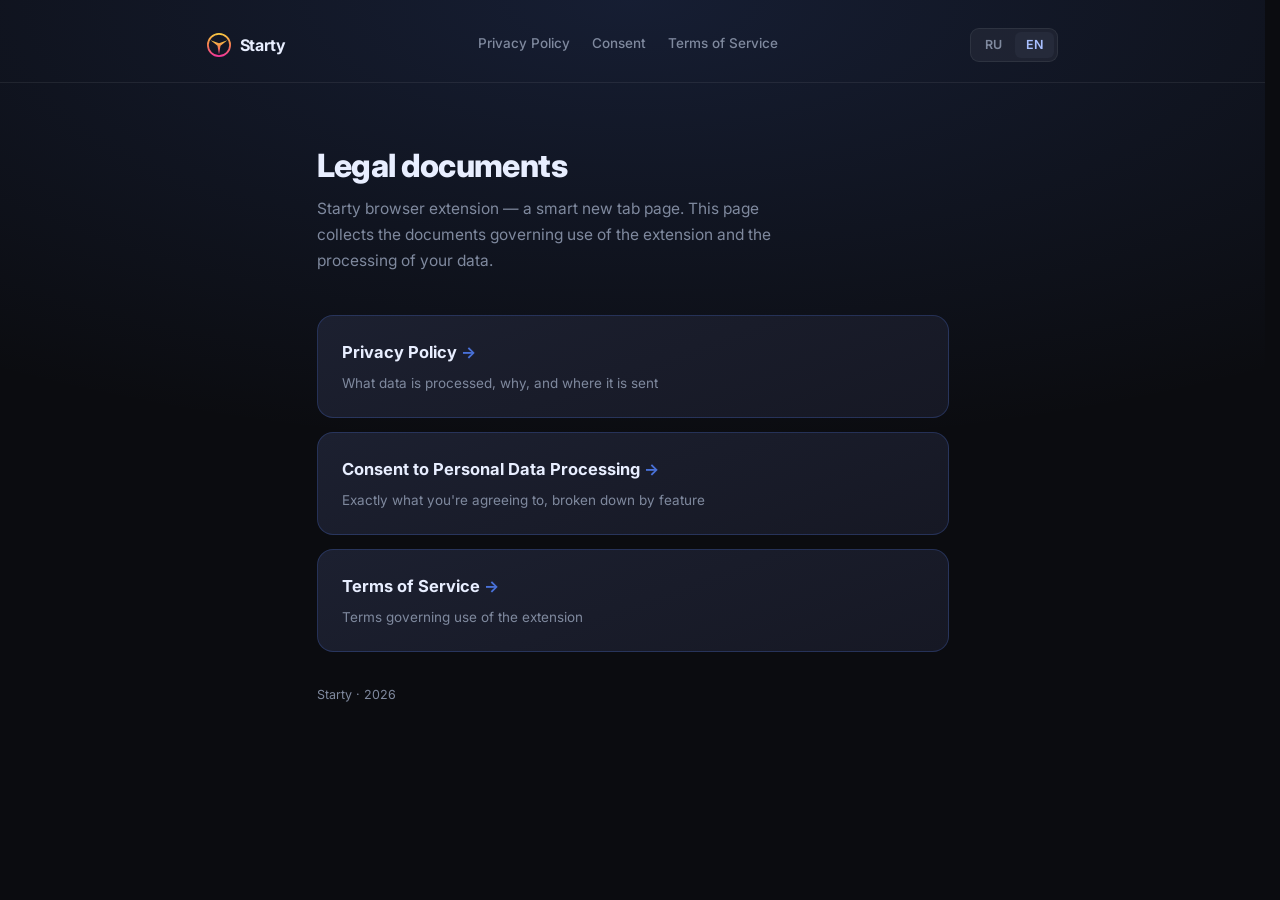
<file: index.html>
<!DOCTYPE html>
<html lang="ru" data-lang="ru">
<head>
<meta charset="UTF-8">
<meta name="viewport" content="width=device-width, initial-scale=1.0">
<title>Starty — юридические документы / Legal documents</title>
<link rel="stylesheet" href="style.css">
<link rel="icon" type="image/svg+xml" href="[data-uri]">
<script>
(function(){
  var saved;
  try{saved=localStorage.getItem('starty_legal_lang');}catch(e){}
  var lang=(saved==='ru'||saved==='en')?saved:(((navigator.language||'').toLowerCase().indexOf('ru')===0)?'ru':'en');
  document.documentElement.setAttribute('data-lang',lang);
})();
</script>
</head>
<body>
<nav>
  <div class="page">
    <a href="index.html" class="logo"><span class="logo-mark"><svg width="40" height="40" viewBox="0 0 40 40" fill="none" xmlns="http://www.w3.org/2000/svg">
<circle cx="20" cy="20" r="18.5" stroke="url(#paint0_linear_6612_1097)" stroke-width="3"/>
<path d="M22.5195 21.4404L20 36L17.4805 21.4404L6 12L20 17.1201L34 12L22.5195 21.4404Z" fill="url(#paint1_linear_6612_1097)"/>
<defs>
<linearGradient id="paint0_linear_6612_1097" x1="20" y1="0" x2="20" y2="40" gradientUnits="userSpaceOnUse">
<stop stop-color="#F9CD41"/>
<stop offset="0.500888" stop-color="#F37D4F"/>
<stop offset="1" stop-color="#F4339C"/>
</linearGradient>
<linearGradient id="paint1_linear_6612_1097" x1="20" y1="12" x2="20" y2="36" gradientUnits="userSpaceOnUse">
<stop stop-color="#F9CD41"/>
<stop offset="0.500888" stop-color="#F37D4F"/>
<stop offset="1" stop-color="#F4339C"/>
</linearGradient>
</defs>
</svg></span>Starty</a>
    <a href="privacy-policy.html" class="navlink"><span class="lang-ru">Политика ПДн</span><span class="lang-en">Privacy Policy</span></a>
    <a href="consent.html" class="navlink"><span class="lang-ru">Согласие</span><span class="lang-en">Consent</span></a>
    <a href="terms-of-service.html" class="navlink"><span class="lang-ru">Пользовательское соглашение</span><span class="lang-en">Terms of Service</span></a>
    <div class="lang-toggle">
      <button type="button" data-lang="ru">RU</button>
      <button type="button" data-lang="en">EN</button>
    </div>
  </div>
</nav>
<div class="page">
  <div class="hero">
    <h1><span class="lang-ru">Юридические документы</span><span class="lang-en">Legal documents</span></h1>
    <p class="intro">
      <span class="lang-ru">Расширение для браузера Starty — умная стартовая страница. Здесь собраны документы, регулирующие использование расширения и обработку ваших данных.</span>
      <span class="lang-en">Starty browser extension — a smart new tab page. This page collects the documents governing use of the extension and the processing of your data.</span>
    </p>
  </div>

  <div class="doc-links">
    <a class="doc-link" href="privacy-policy.html">
      <div class="doc-link-title">
        <span class="lang-ru">Политика обработки персональных данных <span class="arrow">→</span></span>
        <span class="lang-en">Privacy Policy <span class="arrow">→</span></span>
      </div>
      <div class="doc-link-desc">
        <span class="lang-ru">Какие данные обрабатываются, зачем, и куда они передаются</span>
        <span class="lang-en">What data is processed, why, and where it is sent</span>
      </div>
    </a>
    <a class="doc-link" href="consent.html">
      <div class="doc-link-title">
        <span class="lang-ru">Согласие на обработку персональных данных <span class="arrow">→</span></span>
        <span class="lang-en">Consent to Personal Data Processing <span class="arrow">→</span></span>
      </div>
      <div class="doc-link-desc">
        <span class="lang-ru">На что именно вы соглашаетесь, по каждой функции отдельно</span>
        <span class="lang-en">Exactly what you're agreeing to, broken down by feature</span>
      </div>
    </a>
    <a class="doc-link" href="terms-of-service.html">
      <div class="doc-link-title">
        <span class="lang-ru">Пользовательское соглашение <span class="arrow">→</span></span>
        <span class="lang-en">Terms of Service <span class="arrow">→</span></span>
      </div>
      <div class="doc-link-desc">
        <span class="lang-ru">Условия использования расширения</span>
        <span class="lang-en">Terms governing use of the extension</span>
      </div>
    </a>
  </div>
</div>
<footer><div class="page">Starty · 2026</div></footer>
<script src="lang-toggle.js"></script>
</body>
</html>
</file>
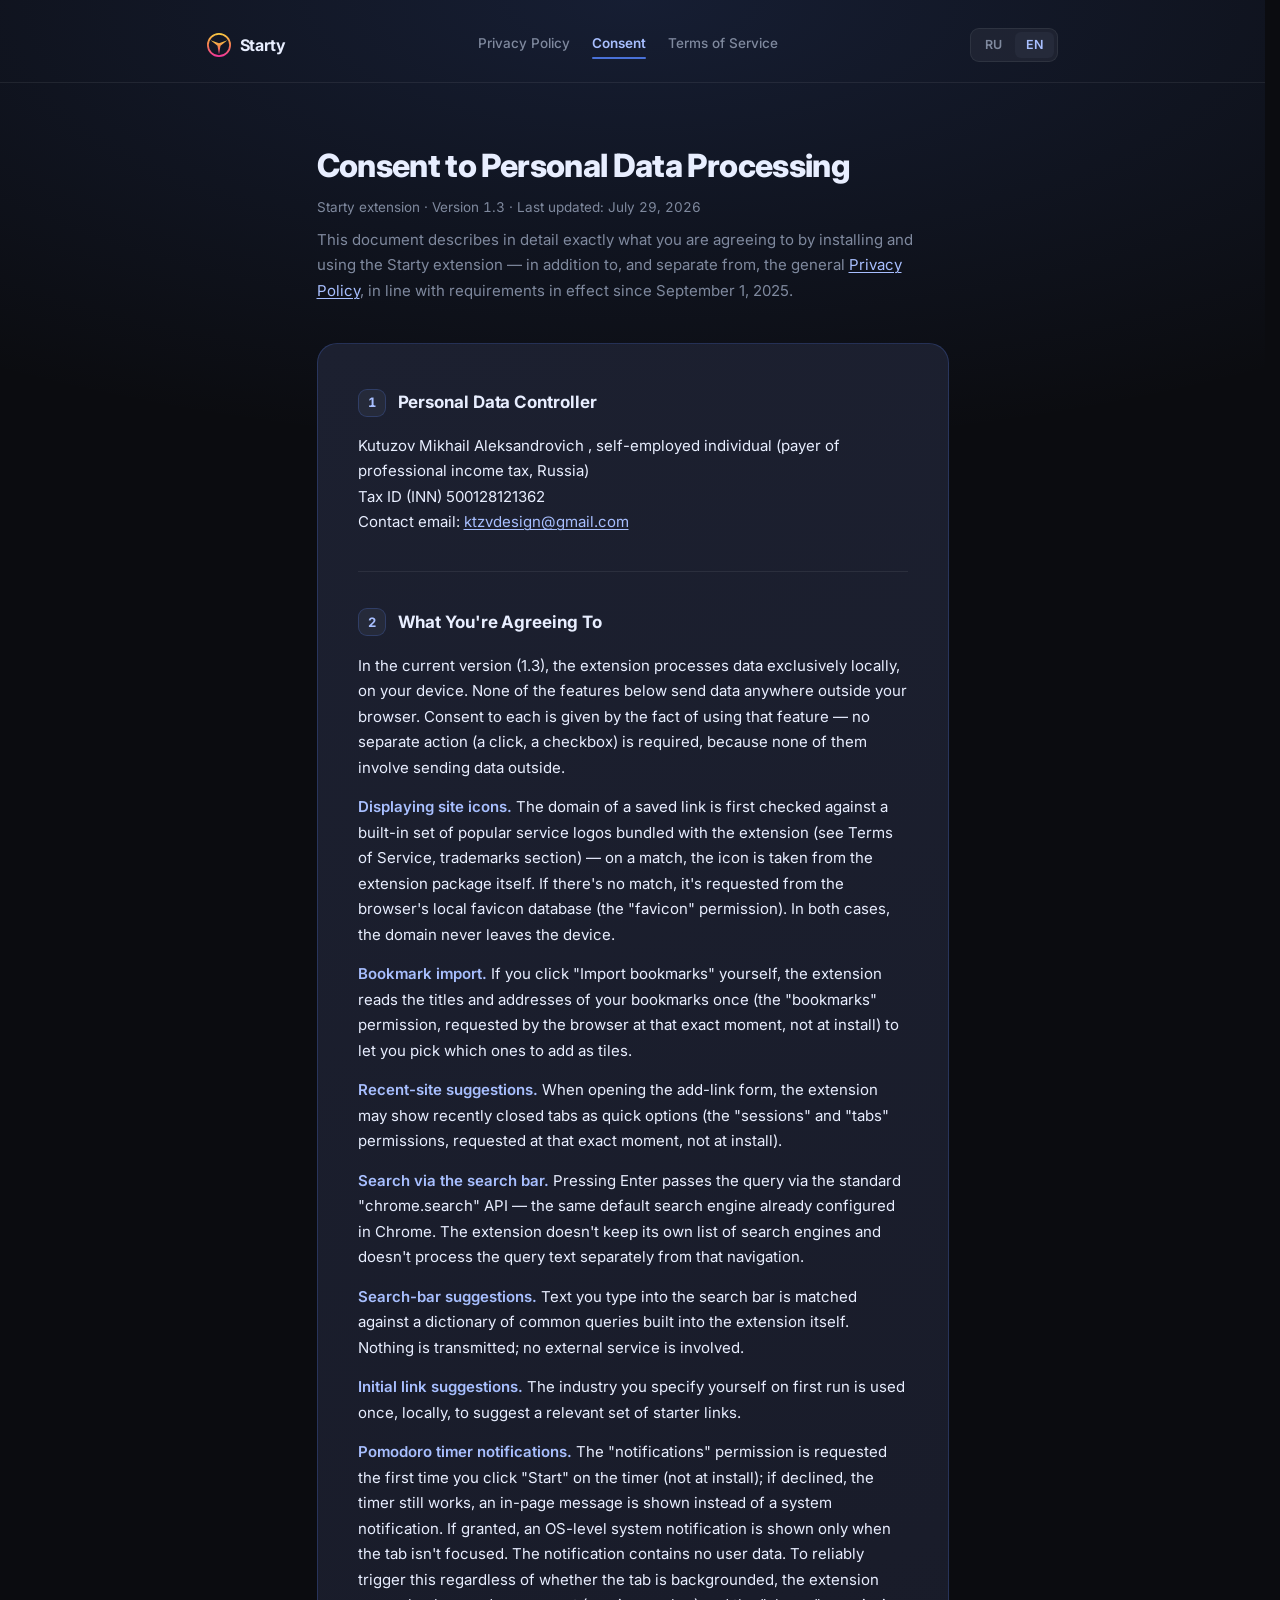
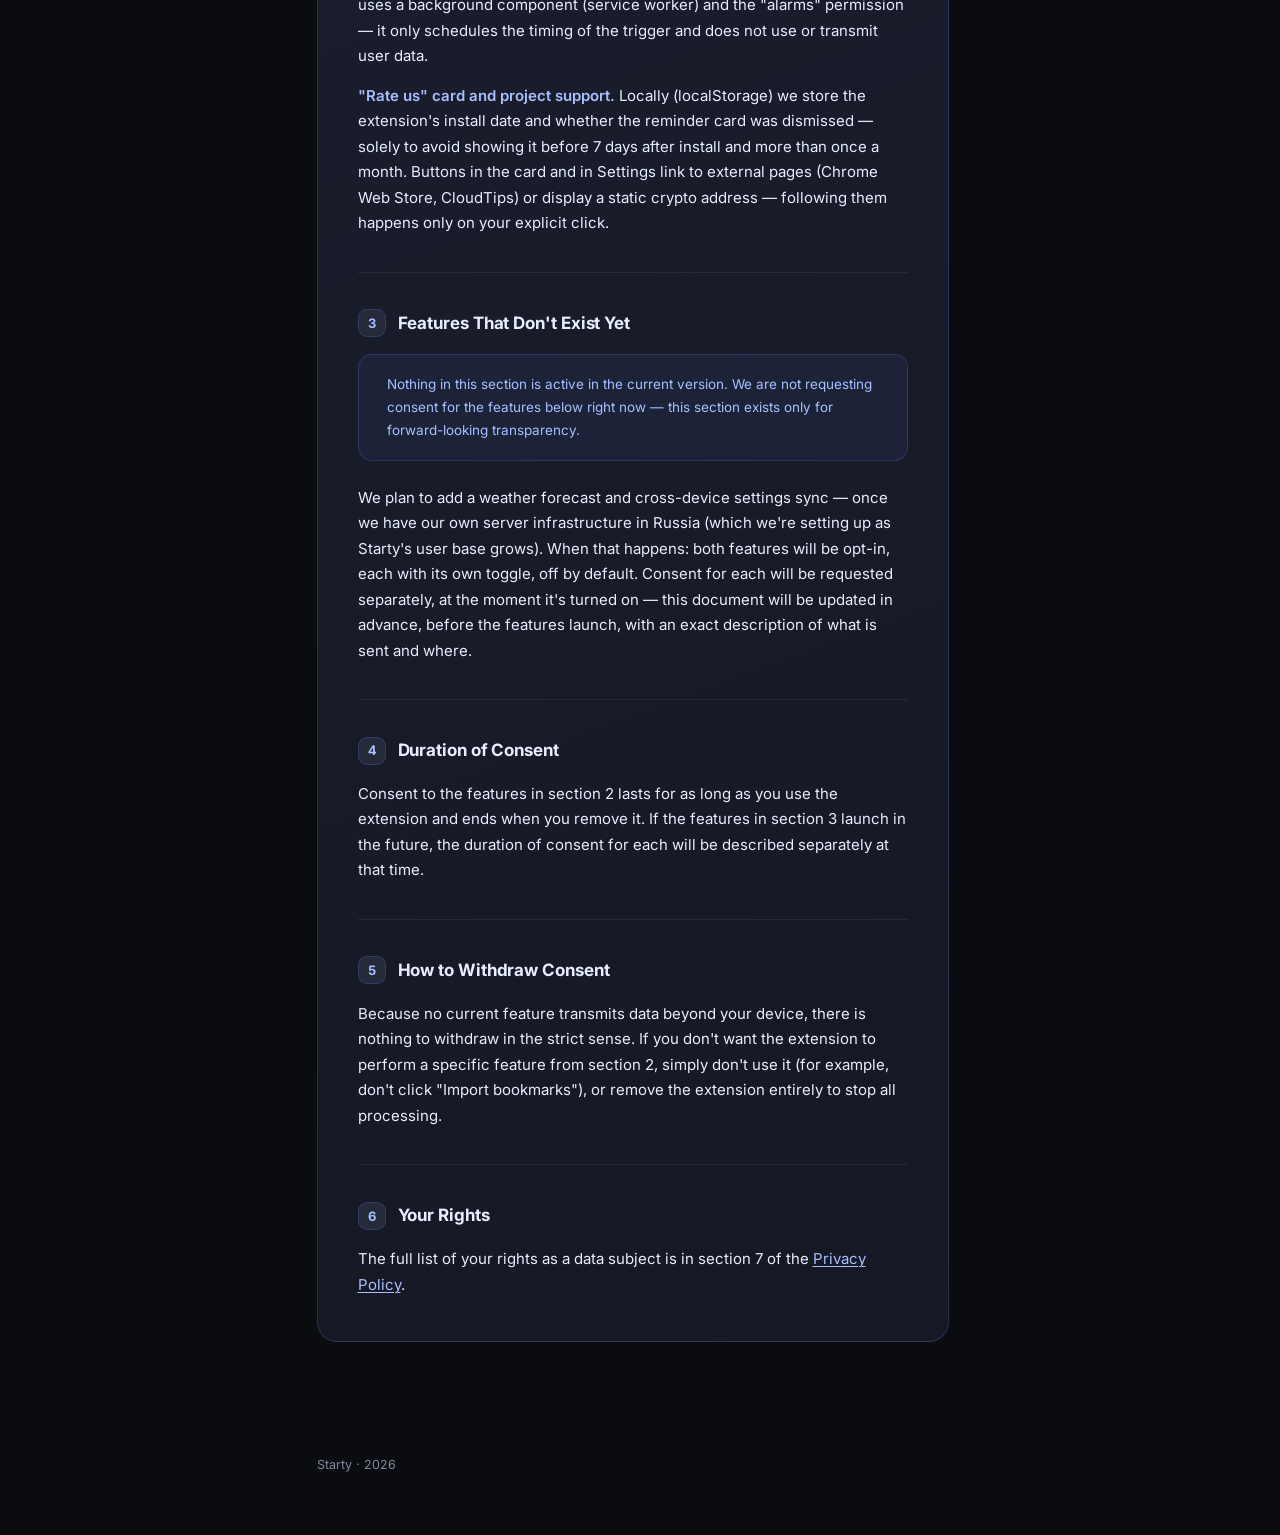
<file: consent.html>
<!DOCTYPE html>
<html lang="ru" data-lang="ru">
<head>
<meta charset="UTF-8">
<meta name="viewport" content="width=device-width, initial-scale=1.0">
<title>Согласие на обработку персональных данных — Starty / Consent — Starty</title>
<link rel="stylesheet" href="style.css">
<link rel="icon" type="image/svg+xml" href="[data-uri]">
<script>
(function(){
  var saved;
  try{saved=localStorage.getItem('starty_legal_lang');}catch(e){}
  var lang=(saved==='ru'||saved==='en')?saved:(((navigator.language||'').toLowerCase().indexOf('ru')===0)?'ru':'en');
  document.documentElement.setAttribute('data-lang',lang);
})();
</script>
</head>
<body>
<nav>
  <div class="page">
    <a href="index.html" class="logo"><span class="logo-mark"><svg width="40" height="40" viewBox="0 0 40 40" fill="none" xmlns="http://www.w3.org/2000/svg">
<circle cx="20" cy="20" r="18.5" stroke="url(#paint0_linear_6612_1097)" stroke-width="3"/>
<path d="M22.5195 21.4404L20 36L17.4805 21.4404L6 12L20 17.1201L34 12L22.5195 21.4404Z" fill="url(#paint1_linear_6612_1097)"/>
<defs>
<linearGradient id="paint0_linear_6612_1097" x1="20" y1="0" x2="20" y2="40" gradientUnits="userSpaceOnUse">
<stop stop-color="#F9CD41"/>
<stop offset="0.500888" stop-color="#F37D4F"/>
<stop offset="1" stop-color="#F4339C"/>
</linearGradient>
<linearGradient id="paint1_linear_6612_1097" x1="20" y1="12" x2="20" y2="36" gradientUnits="userSpaceOnUse">
<stop stop-color="#F9CD41"/>
<stop offset="0.500888" stop-color="#F37D4F"/>
<stop offset="1" stop-color="#F4339C"/>
</linearGradient>
</defs>
</svg></span>Starty</a>
    <a href="privacy-policy.html" class="navlink"><span class="lang-ru">Политика ПДн</span><span class="lang-en">Privacy Policy</span></a>
    <a href="consent.html" class="navlink active"><span class="lang-ru">Согласие</span><span class="lang-en">Consent</span></a>
    <a href="terms-of-service.html" class="navlink"><span class="lang-ru">Пользовательское соглашение</span><span class="lang-en">Terms of Service</span></a>
    <div class="lang-toggle">
      <button type="button" data-lang="ru">RU</button>
      <button type="button" data-lang="en">EN</button>
    </div>
  </div>
</nav>
<div class="page">
  <div class="hero">
    <h1><span class="lang-ru">Согласие на обработку персональных данных</span><span class="lang-en">Consent to Personal Data Processing</span></h1>
    <p class="meta"><span class="lang-ru">Расширение Starty · Версия 1.3 · Дата последнего обновления: 29 июля 2026 г.</span><span class="lang-en">Starty extension · Version 1.3 · Last updated: July 29, 2026</span></p>
  </div>

  <p style="max-width:600px;color:var(--muted);margin-bottom:16px" class="lang-ru">Этот документ подробно описывает, на что именно вы соглашаетесь, устанавливая и используя расширение Starty — в дополнение к общей <a href="privacy-policy.html">Политике обработки персональных данных</a>, отдельно от неё, в соответствии с требованиями, действующими с 1 сентября 2025 года.</p>
  <p style="max-width:600px;color:var(--muted);margin-bottom:40px" class="lang-en">This document describes in detail exactly what you are agreeing to by installing and using the Starty extension — in addition to, and separate from, the general <a href="privacy-policy.html">Privacy Policy</a>, in line with requirements in effect since September 1, 2025.</p>

  <div class="card">

    <div class="section">
      <div class="section-head"><div class="section-num">1</div><div class="section-body"><h2><span class="lang-ru">Оператор персональных данных</span><span class="lang-en">Personal Data Controller</span></h2></div></div>
      <p>Kutuzov Mikhail Aleksandrovich <span class="lang-ru">(Кутузов Михаил Александрович), самозанятый (плательщик налога на профессиональный доход)</span><span class="lang-en">, self-employed individual (payer of professional income tax, Russia)</span><br><span class="lang-ru">ИНН</span><span class="lang-en">Tax ID (INN)</span> 500128121362<br><span class="lang-ru">Контактный email:</span><span class="lang-en">Contact email:</span> <a href="mailto:ktzvdesign@gmail.com">ktzvdesign@gmail.com</a></p>
    </div>

    <div class="section">
      <div class="section-head"><div class="section-num">2</div><div class="section-body"><h2><span class="lang-ru">На что вы соглашаетесь</span><span class="lang-en">What You're Agreeing To</span></h2></div></div>
      <p class="lang-ru">В текущей версии (1.3) расширение обрабатывает данные исключительно локально, на вашем устройстве. Ни одна из функций ниже не отправляет данные куда-либо за пределы вашего браузера. Согласие на каждую даётся самим фактом использования соответствующей функции — отдельного действия (клика, галочки) не требуется, потому что ни одна из них не связана с передачей данных наружу.</p>
      <p class="lang-en">In the current version (1.3), the extension processes data exclusively locally, on your device. None of the features below send data anywhere outside your browser. Consent to each is given by the fact of using that feature — no separate action (a click, a checkbox) is required, because none of them involve sending data outside.</p>

      <p><strong class="lang-ru">Отображение значков сайтов.</strong><span class="lang-ru"> Домен сохранённой ссылки сначала сверяется со встроенным в расширение набором логотипов популярных сервисов (см. Пользовательское соглашение, раздел о товарных знаках) — при совпадении иконка берётся из самого пакета расширения. Если совпадения нет — запрашивается из локальной базы фавиконок браузера (permission «favicon»). В обоих случаях домен не покидает устройство.</span><strong class="lang-en">Displaying site icons.</strong><span class="lang-en"> The domain of a saved link is first checked against a built-in set of popular service logos bundled with the extension (see Terms of Service, trademarks section) — on a match, the icon is taken from the extension package itself. If there's no match, it's requested from the browser's local favicon database (the "favicon" permission). In both cases, the domain never leaves the device.</span></p>

      <p><strong class="lang-ru">Импорт закладок.</strong><span class="lang-ru"> Если вы сами нажимаете «Импортировать закладки» — расширение один раз считывает заголовки и адреса ваших закладок (permission «bookmarks», запрашивается браузером именно в этот момент, не при установке), чтобы предложить выбрать, какие добавить как плитки.</span><strong class="lang-en">Bookmark import.</strong><span class="lang-en"> If you click "Import bookmarks" yourself, the extension reads the titles and addresses of your bookmarks once (the "bookmarks" permission, requested by the browser at that exact moment, not at install) to let you pick which ones to add as tiles.</span></p>

      <p><strong class="lang-ru">Подсказки недавних сайтов.</strong><span class="lang-ru"> При открытии формы добавления новой ссылки расширение может показать недавно закрытые вкладки как быстрые варианты (permissions «sessions» и «tabs», запрашиваются в этот момент, не при установке).</span><strong class="lang-en">Recent-site suggestions.</strong><span class="lang-en"> When opening the add-link form, the extension may show recently closed tabs as quick options (the "sessions" and "tabs" permissions, requested at that exact moment, not at install).</span></p>

      <p><strong class="lang-ru">Поиск через строку ввода.</strong><span class="lang-ru"> При нажатии Enter запрос передаётся через штатный API «chrome.search» — тот же поисковик по умолчанию, что настроен в самом Chrome. Расширение не хранит собственный список поисковых систем и не обрабатывает текст запроса отдельно от самого перехода.</span><strong class="lang-en">Search via the search bar.</strong><span class="lang-en"> Pressing Enter passes the query via the standard "chrome.search" API — the same default search engine already configured in Chrome. The extension doesn't keep its own list of search engines and doesn't process the query text separately from that navigation.</span></p>

      <p><strong class="lang-ru">Подсказки при поиске.</strong><span class="lang-ru"> Текст, который вы вводите в строку поиска, сравнивается со словарём частых запросов, встроенным в само расширение. Ничего не передаётся, внешние сервисы не задействованы.</span><strong class="lang-en">Search-bar suggestions.</strong><span class="lang-en"> Text you type into the search bar is matched against a dictionary of common queries built into the extension itself. Nothing is transmitted; no external service is involved.</span></p>

      <p><strong class="lang-ru">Подбор ссылок при первой настройке.</strong><span class="lang-ru"> Сфера деятельности, которую вы указываете сами при первом запуске, используется один раз, локально, чтобы предложить релевантный набор стартовых ссылок.</span><strong class="lang-en">Initial link suggestions.</strong><span class="lang-en"> The industry you specify yourself on first run is used once, locally, to suggest a relevant set of starter links.</span></p>

      <p><strong class="lang-ru">Уведомления таймера «Помодоро».</strong><span class="lang-ru"> Разрешение «notifications» запрашивается при первом нажатии «Старт» на таймере (не при установке); при отказе таймер всё равно работает, просто вместо системного уведомления показывается сообщение внутри страницы. Если разрешение выдано — системное уведомление ОС показывается только когда вкладка не в фокусе. Уведомление не содержит пользовательских данных. Для надёжного срабатывания независимо от того, свёрнута ли вкладка, используется фоновый компонент (service worker) и разрешение «alarms» — оно только планирует момент срабатывания по времени, не использует и не передаёт пользовательские данные.</span><strong class="lang-en">Pomodoro timer notifications.</strong><span class="lang-en"> The "notifications" permission is requested the first time you click "Start" on the timer (not at install); if declined, the timer still works, an in-page message is shown instead of a system notification. If granted, an OS-level system notification is shown only when the tab isn't focused. The notification contains no user data. To reliably trigger this regardless of whether the tab is backgrounded, the extension uses a background component (service worker) and the "alarms" permission — it only schedules the timing of the trigger and does not use or transmit user data.</span></p>

      <p><strong class="lang-ru">Карточка «Оцените нас» и поддержка проекта.</strong><span class="lang-ru"> Локально (localStorage) хранится дата установки расширения и факт закрытия карточки-напоминания — это нужно только чтобы не показывать её раньше 7 дней после установки и не чаще раза в месяц. Кнопки в карточке и в Настройках ведут на внешние страницы (Chrome Web Store, CloudTips) или показывают статичный крипто-адрес — переход происходит только по вашему явному клику.</span><strong class="lang-en">"Rate us" card and project support.</strong><span class="lang-en"> Locally (localStorage) we store the extension's install date and whether the reminder card was dismissed — solely to avoid showing it before 7 days after install and more than once a month. Buttons in the card and in Settings link to external pages (Chrome Web Store, CloudTips) or display a static crypto address — following them happens only on your explicit click.</span></p>
    </div>

    <div class="section">
      <div class="section-head"><div class="section-num">3</div><div class="section-body"><h2><span class="lang-ru">Функции, которых пока нет</span><span class="lang-en">Features That Don't Exist Yet</span></h2></div></div>
      <div class="callout lang-ru">Ничего в этом разделе не работает в текущей версии. Мы не запрашиваем согласие на функции ниже прямо сейчас — он здесь только для прозрачности на будущее.</div>
      <div class="callout lang-en">Nothing in this section is active in the current version. We are not requesting consent for the features below right now — this section exists only for forward-looking transparency.</div>
      <p class="lang-ru">Мы планируем добавить прогноз погоды и синхронизацию настроек между устройствами — после того как появится собственная серверная инфраструктура в РФ (разворачиваем по мере роста числа пользователей). Когда это произойдёт: обе функции будут добровольными, с отдельным переключателем для каждой, выключенным по умолчанию. Согласие на каждую будет запрашиваться отдельно, в момент включения — этот документ будет обновлён заранее, до того как функции появятся, с точным описанием того, что и куда передаётся.</p>
      <p class="lang-en">We plan to add a weather forecast and cross-device settings sync — once we have our own server infrastructure in Russia (which we're setting up as Starty's user base grows). When that happens: both features will be opt-in, each with its own toggle, off by default. Consent for each will be requested separately, at the moment it's turned on — this document will be updated in advance, before the features launch, with an exact description of what is sent and where.</p>
    </div>

    <div class="section">
      <div class="section-head"><div class="section-num">4</div><div class="section-body"><h2><span class="lang-ru">Срок действия согласия</span><span class="lang-en">Duration of Consent</span></h2></div></div>
      <p class="lang-ru">Согласие на функции из раздела 2 действует всё время, пока вы пользуетесь расширением, и прекращается, когда вы его удаляете. Если в будущем появятся функции из раздела 3, срок действия согласия на каждую из них будет отдельно описан при её запуске.</p>
      <p class="lang-en">Consent to the features in section 2 lasts for as long as you use the extension and ends when you remove it. If the features in section 3 launch in the future, the duration of consent for each will be described separately at that time.</p>
    </div>

    <div class="section">
      <div class="section-head"><div class="section-num">5</div><div class="section-body"><h2><span class="lang-ru">Как отозвать согласие</span><span class="lang-en">How to Withdraw Consent</span></h2></div></div>
      <p class="lang-ru">Поскольку ни одна текущая функция не передаёт данные за пределы вашего устройства, отзывать в строгом смысле нечего. Если вы не хотите, чтобы расширение выполняло конкретную функцию из раздела 2 — просто не используйте её (например, не нажимайте «Импортировать закладки»), либо удалите расширение целиком, чтобы прекратить любую обработку.</p>
      <p class="lang-en">Because no current feature transmits data beyond your device, there is nothing to withdraw in the strict sense. If you don't want the extension to perform a specific feature from section 2, simply don't use it (for example, don't click "Import bookmarks"), or remove the extension entirely to stop all processing.</p>
    </div>

    <div class="section">
      <div class="section-head"><div class="section-num">6</div><div class="section-body"><h2><span class="lang-ru">Ваши права</span><span class="lang-en">Your Rights</span></h2></div></div>
      <p class="lang-ru">Полный перечень прав как субъекта персональных данных — в разделе 7 <a href="privacy-policy.html">Политики обработки персональных данных</a>.</p>
      <p class="lang-en">The full list of your rights as a data subject is in section 7 of the <a href="privacy-policy.html">Privacy Policy</a>.</p>
    </div>

  </div>
</div>
<footer><div class="page">Starty · 2026</div></footer>
<script src="lang-toggle.js"></script>
</body>
</html>
</file>
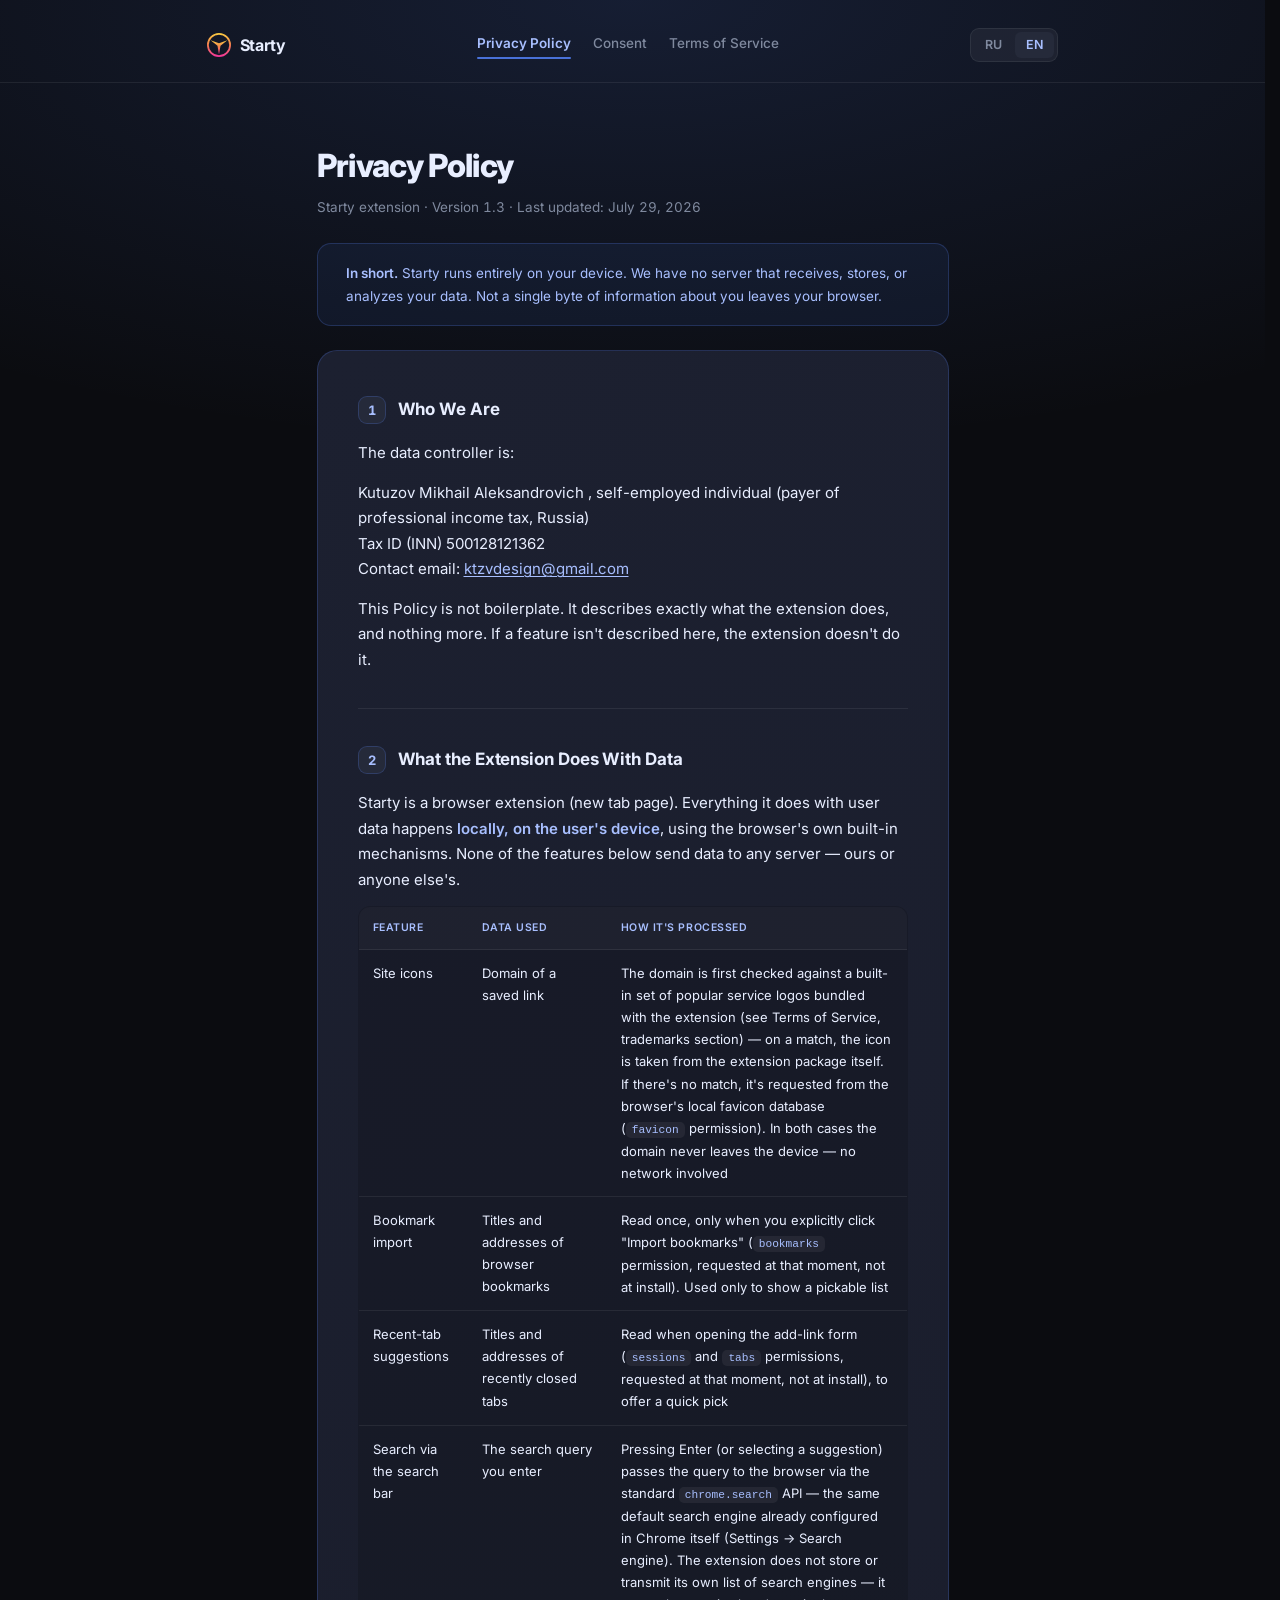
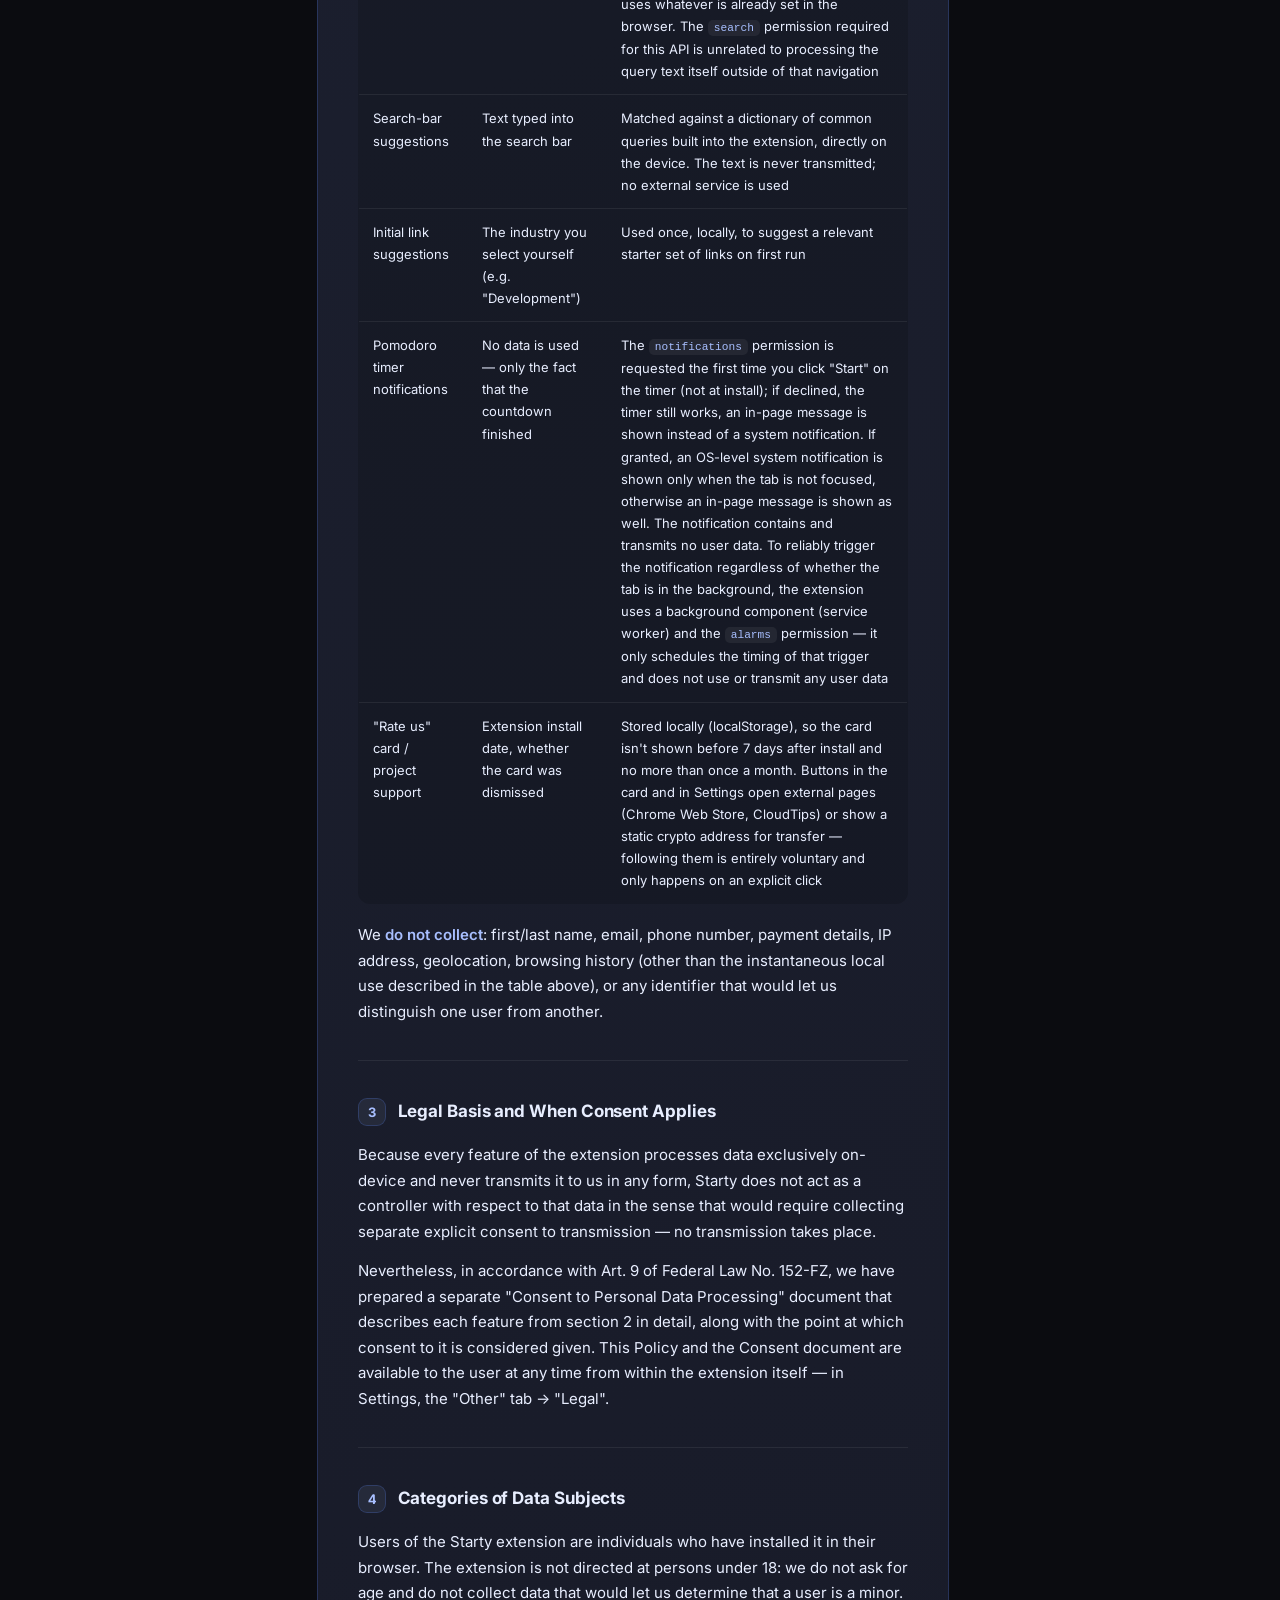
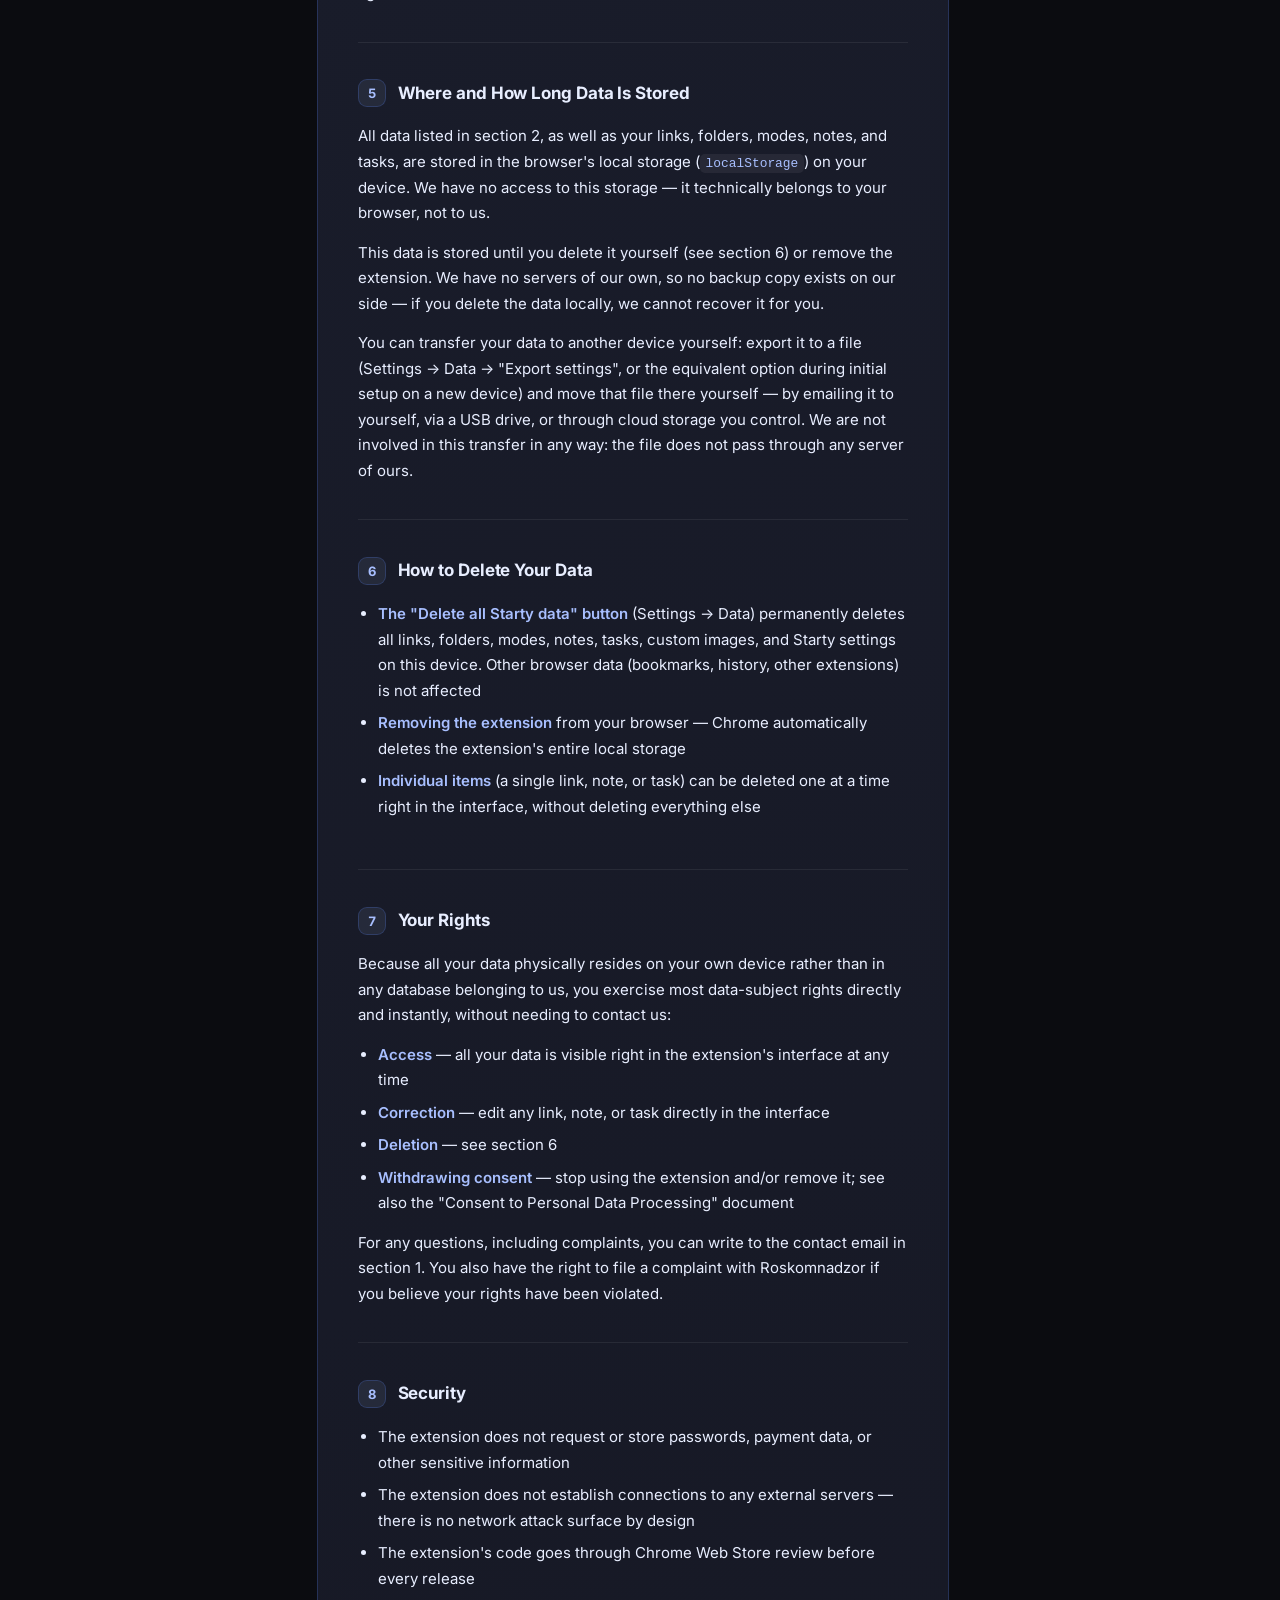
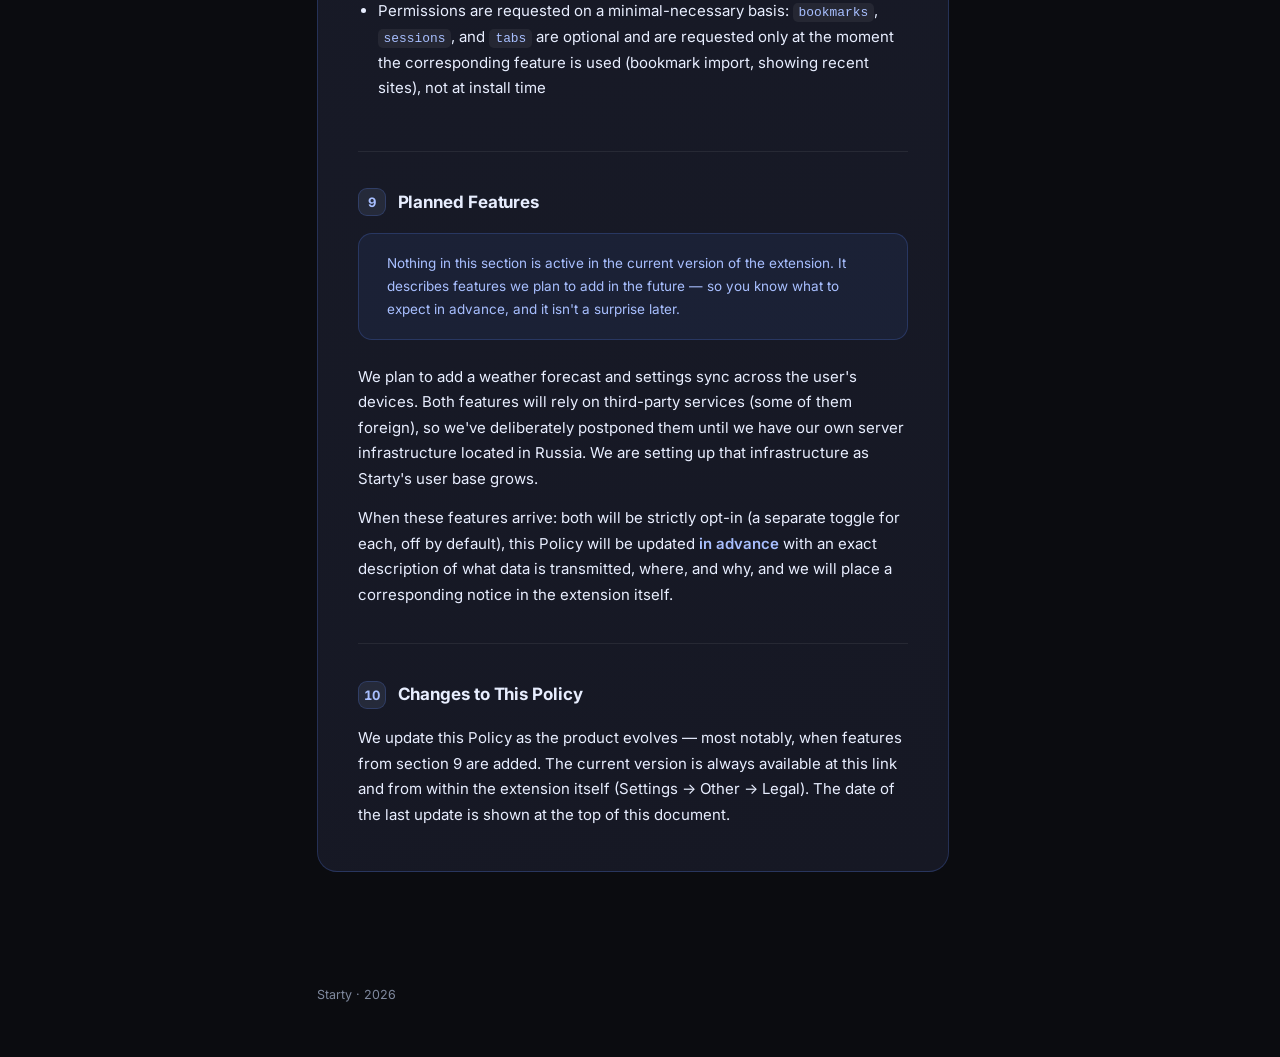
<file: privacy-policy.html>
<!DOCTYPE html>
<html lang="ru" data-lang="ru">
<head>
<meta charset="UTF-8">
<meta name="viewport" content="width=device-width, initial-scale=1.0">
<title>Политика обработки персональных данных — Starty / Privacy Policy — Starty</title>
<link rel="stylesheet" href="style.css">
<link rel="icon" type="image/svg+xml" href="[data-uri]">
<script>
(function(){
  var saved;
  try{saved=localStorage.getItem('starty_legal_lang');}catch(e){}
  var lang=(saved==='ru'||saved==='en')?saved:(((navigator.language||'').toLowerCase().indexOf('ru')===0)?'ru':'en');
  document.documentElement.setAttribute('data-lang',lang);
})();
</script>
</head>
<body>
<nav>
  <div class="page">
    <a href="index.html" class="logo"><span class="logo-mark"><svg width="40" height="40" viewBox="0 0 40 40" fill="none" xmlns="http://www.w3.org/2000/svg">
<circle cx="20" cy="20" r="18.5" stroke="url(#paint0_linear_6612_1097)" stroke-width="3"/>
<path d="M22.5195 21.4404L20 36L17.4805 21.4404L6 12L20 17.1201L34 12L22.5195 21.4404Z" fill="url(#paint1_linear_6612_1097)"/>
<defs>
<linearGradient id="paint0_linear_6612_1097" x1="20" y1="0" x2="20" y2="40" gradientUnits="userSpaceOnUse">
<stop stop-color="#F9CD41"/>
<stop offset="0.500888" stop-color="#F37D4F"/>
<stop offset="1" stop-color="#F4339C"/>
</linearGradient>
<linearGradient id="paint1_linear_6612_1097" x1="20" y1="12" x2="20" y2="36" gradientUnits="userSpaceOnUse">
<stop stop-color="#F9CD41"/>
<stop offset="0.500888" stop-color="#F37D4F"/>
<stop offset="1" stop-color="#F4339C"/>
</linearGradient>
</defs>
</svg></span>Starty</a>
    <a href="privacy-policy.html" class="navlink active"><span class="lang-ru">Политика ПДн</span><span class="lang-en">Privacy Policy</span></a>
    <a href="consent.html" class="navlink"><span class="lang-ru">Согласие</span><span class="lang-en">Consent</span></a>
    <a href="terms-of-service.html" class="navlink"><span class="lang-ru">Пользовательское соглашение</span><span class="lang-en">Terms of Service</span></a>
    <div class="lang-toggle">
      <button type="button" data-lang="ru">RU</button>
      <button type="button" data-lang="en">EN</button>
    </div>
  </div>
</nav>
<div class="page">
  <div class="hero">
    <h1><span class="lang-ru">Политика обработки персональных данных</span><span class="lang-en">Privacy Policy</span></h1>
    <p class="meta"><span class="lang-ru">Расширение Starty · Версия 1.3 · Дата последнего обновления: 29 июля 2026 г.</span><span class="lang-en">Starty extension · Version 1.3 · Last updated: July 29, 2026</span></p>
  </div>

  <div class="callout lang-ru"><strong>Коротко.</strong> Starty работает полностью на вашем устройстве. У нас нет сервера, который получает, хранит или анализирует ваши данные. Ни один байт информации о вас не покидает ваш браузер.</div>
  <div class="callout lang-en"><strong>In short.</strong> Starty runs entirely on your device. We have no server that receives, stores, or analyzes your data. Not a single byte of information about you leaves your browser.</div>

  <div class="card">

    <div class="section">
      <div class="section-head"><div class="section-num">1</div><div class="section-body"><h2><span class="lang-ru">Кто мы</span><span class="lang-en">Who We Are</span></h2></div></div>
      <p class="lang-ru">Оператором обработки персональных данных является:</p>
      <p class="lang-en">The data controller is:</p>
      <p>Kutuzov Mikhail Aleksandrovich <span class="lang-ru">(Кутузов Михаил Александрович), самозанятый (плательщик налога на профессиональный доход)</span><span class="lang-en">, self-employed individual (payer of professional income tax, Russia)</span><br><span class="lang-ru">ИНН</span><span class="lang-en">Tax ID (INN)</span> 500128121362<br><span class="lang-ru">Контактный email:</span><span class="lang-en">Contact email:</span> <a href="mailto:ktzvdesign@gmail.com">ktzvdesign@gmail.com</a></p>
      <p class="lang-ru">Эта Политика — не формальность. Она описывает ровно то, что делает расширение, и ничего сверх этого. Если какой-то функции здесь не описано — расширение её не выполняет.</p>
      <p class="lang-en">This Policy is not boilerplate. It describes exactly what the extension does, and nothing more. If a feature isn't described here, the extension doesn't do it.</p>
    </div>

    <div class="section">
      <div class="section-head"><div class="section-num">2</div><div class="section-body"><h2><span class="lang-ru">Что делает расширение с данными</span><span class="lang-en">What the Extension Does With Data</span></h2></div></div>
      <p class="lang-ru">Starty — браузерное расширение (новая вкладка). Всё, что оно делает с данными пользователя, происходит <strong>локально, на устройстве пользователя</strong>, средствами самого браузера. Ни одна из функций ниже не отправляет данные на какой-либо сервер — ни наш, ни сторонний.</p>
      <p class="lang-en">Starty is a browser extension (new tab page). Everything it does with user data happens <strong>locally, on the user's device</strong>, using the browser's own built-in mechanisms. None of the features below send data to any server — ours or anyone else's.</p>

      <table class="lang-ru">
        <thead><tr><th>Функция</th><th>Какие данные использует</th><th>Как обрабатывается</th></tr></thead>
        <tbody>
          <tr><td>Значки сайтов</td><td>Домен сохранённой ссылки</td><td>Домен сначала сверяется со встроенным в расширение набором логотипов популярных сервисов (см. Пользовательское соглашение, раздел о товарных знаках) — при совпадении иконка берётся из самого пакета расширения. Если совпадения нет — запрашивается из локальной базы фавиконок браузера (permission <code>favicon</code>). В обоих случаях домен не покидает устройство — без сети</td></tr>
          <tr><td>Импорт закладок</td><td>Заголовки и адреса закладок браузера</td><td>Считываются один раз, только по явному нажатию «Импортировать закладки» (permission <code>bookmarks</code>, запрашивается в этот момент, не при установке). Используются только для показа списка на выбор</td></tr>
          <tr><td>Подсказки недавних вкладок</td><td>Заголовки и адреса недавно закрытых вкладок</td><td>Считываются при открытии формы добавления ссылки (permissions <code>sessions</code> и <code>tabs</code>, запрашиваются в этот момент, не при установке), чтобы предложить быстрый выбор</td></tr>
          <tr><td>Поиск через строку ввода</td><td>Введённый поисковый запрос</td><td>При нажатии Enter (или выборе подсказки) запрос передаётся браузеру через штатный API <code>chrome.search</code> — тот же поисковик по умолчанию, что настроен в самом Chrome (Настройки → Поисковая система). Расширение не хранит и не передаёт свой собственный список поисковых систем — используется исключительно то, что уже выбрано в браузере. Разрешение <code>search</code>, требуемое для этого API, никак не связано с обработкой самого текста запроса вне момента перехода</td></tr>
          <tr><td>Подсказки при вводе поискового запроса</td><td>Текст, который вводится в строку поиска</td><td>Сравнивается со встроенным в расширение словарём частых запросов прямо на устройстве. Текст никуда не передаётся, внешние сервисы не используются</td></tr>
          <tr><td>Подбор ссылок при первой настройке</td><td>Сфера деятельности, которую пользователь выбирает сам (например, «Разработка»)</td><td>Используется один раз, локально, чтобы предложить релевантный набор ссылок при первом запуске</td></tr>
          <tr><td>Уведомления таймера «Помодоро»</td><td>Не используются какие-либо данные — только сам факт окончания отсчёта</td><td>Разрешение <code>notifications</code> запрашивается при первом нажатии «Старт» на таймере (не при установке расширения); при отказе таймер всё равно работает, просто вместо системного уведомления показывается сообщение внутри страницы. Если разрешение выдано — системное уведомление ОС показывается только когда вкладка не в фокусе, иначе тоже показывается сообщение внутри страницы. Уведомление не содержит и не передаёт никаких пользовательских данных. Для надёжного срабатывания уведомления независимо от того, свёрнута ли вкладка, расширение использует фоновый компонент (service worker) и разрешение <code>alarms</code> — оно только планирует момент срабатывания по времени и не использует и не передаёт никакие пользовательские данные</td></tr>
          <tr><td>Карточка «Оцените нас» / поддержка проекта</td><td>Дата установки расширения, факт закрытия карточки</td><td>Хранятся локально (localStorage), чтобы не показывать карточку раньше 7 дней после установки и не чаще раза в месяц. Кнопки в карточке и в Настройках открывают внешние страницы (Chrome Web Store, CloudTips) или показывают статичный крипто-адрес для перевода — переход по ним полностью добровольный, инициируется только явным кликом пользователя</td></tr>
        </tbody>
      </table>
      <table class="lang-en">
        <thead><tr><th>Feature</th><th>Data used</th><th>How it's processed</th></tr></thead>
        <tbody>
          <tr><td>Site icons</td><td>Domain of a saved link</td><td>The domain is first checked against a built-in set of popular service logos bundled with the extension (see Terms of Service, trademarks section) — on a match, the icon is taken from the extension package itself. If there's no match, it's requested from the browser's local favicon database (<code>favicon</code> permission). In both cases the domain never leaves the device — no network involved</td></tr>
          <tr><td>Bookmark import</td><td>Titles and addresses of browser bookmarks</td><td>Read once, only when you explicitly click "Import bookmarks" (<code>bookmarks</code> permission, requested at that moment, not at install). Used only to show a pickable list</td></tr>
          <tr><td>Recent-tab suggestions</td><td>Titles and addresses of recently closed tabs</td><td>Read when opening the add-link form (<code>sessions</code> and <code>tabs</code> permissions, requested at that moment, not at install), to offer a quick pick</td></tr>
          <tr><td>Search via the search bar</td><td>The search query you enter</td><td>Pressing Enter (or selecting a suggestion) passes the query to the browser via the standard <code>chrome.search</code> API — the same default search engine already configured in Chrome itself (Settings → Search engine). The extension does not store or transmit its own list of search engines — it uses whatever is already set in the browser. The <code>search</code> permission required for this API is unrelated to processing the query text itself outside of that navigation</td></tr>
          <tr><td>Search-bar suggestions</td><td>Text typed into the search bar</td><td>Matched against a dictionary of common queries built into the extension, directly on the device. The text is never transmitted; no external service is used</td></tr>
          <tr><td>Initial link suggestions</td><td>The industry you select yourself (e.g. "Development")</td><td>Used once, locally, to suggest a relevant starter set of links on first run</td></tr>
          <tr><td>Pomodoro timer notifications</td><td>No data is used — only the fact that the countdown finished</td><td>The <code>notifications</code> permission is requested the first time you click "Start" on the timer (not at install); if declined, the timer still works, an in-page message is shown instead of a system notification. If granted, an OS-level system notification is shown only when the tab is not focused, otherwise an in-page message is shown as well. The notification contains and transmits no user data. To reliably trigger the notification regardless of whether the tab is in the background, the extension uses a background component (service worker) and the <code>alarms</code> permission — it only schedules the timing of that trigger and does not use or transmit any user data</td></tr>
          <tr><td>"Rate us" card / project support</td><td>Extension install date, whether the card was dismissed</td><td>Stored locally (localStorage), so the card isn't shown before 7 days after install and no more than once a month. Buttons in the card and in Settings open external pages (Chrome Web Store, CloudTips) or show a static crypto address for transfer — following them is entirely voluntary and only happens on an explicit click</td></tr>
        </tbody>
      </table>

      <p class="lang-ru">Мы <strong>не собираем</strong>: имя, фамилию, email, номер телефона, платёжные данные, IP-адрес, geolocation, историю посещённых сайтов (за исключением моментального локального использования из таблицы выше), любые идентификаторы, которые позволили бы отличить одного пользователя от другого.</p>
      <p class="lang-en">We <strong>do not collect</strong>: first/last name, email, phone number, payment details, IP address, geolocation, browsing history (other than the instantaneous local use described in the table above), or any identifier that would let us distinguish one user from another.</p>
    </div>

    <div class="section">
      <div class="section-head"><div class="section-num">3</div><div class="section-body"><h2><span class="lang-ru">Правовое основание и момент согласия</span><span class="lang-en">Legal Basis and When Consent Applies</span></h2></div></div>
      <p class="lang-ru">Поскольку все функции расширения обрабатывают данные исключительно локально и не передают их нам ни в каком виде — Starty не выступает оператором в отношении этих данных в смысле, требующем сбора отдельного явного согласия на передачу: передачи не происходит.</p>
      <p class="lang-en">Because every feature of the extension processes data exclusively on-device and never transmits it to us in any form, Starty does not act as a controller with respect to that data in the sense that would require collecting separate explicit consent to transmission — no transmission takes place.</p>
      <p class="lang-ru">Тем не менее, в соответствии со ст. 9 Федерального закона № 152-ФЗ, мы оформили отдельный документ «Согласие на обработку персональных данных», который подробно описывает каждую функцию из раздела 2 и момент, с которого согласие на неё считается данным. Настоящая Политика и Согласие доступны пользователю в любой момент из самого расширения — в Настройках, вкладка «Прочее» → «Правовая информация».</p>
      <p class="lang-en">Nevertheless, in accordance with Art. 9 of Federal Law No. 152-FZ, we have prepared a separate "Consent to Personal Data Processing" document that describes each feature from section 2 in detail, along with the point at which consent to it is considered given. This Policy and the Consent document are available to the user at any time from within the extension itself — in Settings, the "Other" tab → "Legal".</p>
    </div>

    <div class="section">
      <div class="section-head"><div class="section-num">4</div><div class="section-body"><h2><span class="lang-ru">Категории субъектов</span><span class="lang-en">Categories of Data Subjects</span></h2></div></div>
      <p class="lang-ru">Пользователи расширения Starty — физические лица, установившие расширение в свой браузер. Расширение не адресовано лицам младше 18 лет: мы не запрашиваем возраст и не собираем данные, которые позволили бы определить, что пользователь несовершеннолетний.</p>
      <p class="lang-en">Users of the Starty extension are individuals who have installed it in their browser. The extension is not directed at persons under 18: we do not ask for age and do not collect data that would let us determine that a user is a minor.</p>
    </div>

    <div class="section">
      <div class="section-head"><div class="section-num">5</div><div class="section-body"><h2><span class="lang-ru">Где и как долго хранятся данные</span><span class="lang-en">Where and How Long Data Is Stored</span></h2></div></div>
      <p class="lang-ru">Все данные, перечисленные в разделе 2, а также ваши ссылки, папки, режимы, заметки и задачи — хранятся в локальном хранилище браузера (<code>localStorage</code>) на вашем устройстве. Мы не имеем к этому хранилищу доступа — технически оно принадлежит вашему браузеру, а не нам.</p>
      <p class="lang-en">All data listed in section 2, as well as your links, folders, modes, notes, and tasks, are stored in the browser's local storage (<code>localStorage</code>) on your device. We have no access to this storage — it technically belongs to your browser, not to us.</p>
      <p class="lang-ru">Эти данные хранятся до тех пор, пока вы не удалите их сами (см. раздел 6) или не удалите расширение. У нас нет собственных серверов, поэтому резервных копий на нашей стороне не существует — если вы удалите данные локально, восстановить их мы не сможем.</p>
      <p class="lang-en">This data is stored until you delete it yourself (see section 6) or remove the extension. We have no servers of our own, so no backup copy exists on our side — if you delete the data locally, we cannot recover it for you.</p>
      <p class="lang-ru">Вы можете сами перенести свои данные на другое устройство: экспортируйте их в файл (Настройки → Данные → «Экспорт настроек», либо соответствующая опция при первой настройке на новом устройстве) и загрузите этот файл туда сами — по почте себе, через флешку или облачное хранилище, которым управляете вы. Мы не участвуем в этой передаче: файл не проходит через какой-либо наш сервер.</p>
      <p class="lang-en">You can transfer your data to another device yourself: export it to a file (Settings → Data → "Export settings", or the equivalent option during initial setup on a new device) and move that file there yourself — by emailing it to yourself, via a USB drive, or through cloud storage you control. We are not involved in this transfer in any way: the file does not pass through any server of ours.</p>
    </div>

    <div class="section">
      <div class="section-head"><div class="section-num">6</div><div class="section-body"><h2><span class="lang-ru">Как удалить свои данные</span><span class="lang-en">How to Delete Your Data</span></h2></div></div>
      <ul class="lang-ru">
        <li><strong>Кнопка «Удалить все данные Starty»</strong> (Настройки → Данные) — безвозвратно удаляет все ссылки, папки, режимы, заметки, задачи, кастомные изображения и настройки Starty на этом устройстве. Другие данные браузера (закладки, история, другие расширения) не затрагиваются</li>
        <li><strong>Удаление расширения</strong> из браузера — Chrome автоматически удаляет всё локальное хранилище расширения</li>
        <li><strong>Отдельные записи</strong> (одна ссылка, одна заметка, одна задача) можно удалить точечно прямо в интерфейсе, без удаления всего остального</li>
      </ul>
      <ul class="lang-en">
        <li><strong>The "Delete all Starty data" button</strong> (Settings → Data) permanently deletes all links, folders, modes, notes, tasks, custom images, and Starty settings on this device. Other browser data (bookmarks, history, other extensions) is not affected</li>
        <li><strong>Removing the extension</strong> from your browser — Chrome automatically deletes the extension's entire local storage</li>
        <li><strong>Individual items</strong> (a single link, note, or task) can be deleted one at a time right in the interface, without deleting everything else</li>
      </ul>
    </div>

    <div class="section">
      <div class="section-head"><div class="section-num">7</div><div class="section-body"><h2><span class="lang-ru">Ваши права</span><span class="lang-en">Your Rights</span></h2></div></div>
      <p class="lang-ru">Поскольку все ваши данные физически находятся на вашем же устройстве, а не в какой-либо базе данных, принадлежащей нам, большинство прав субъекта персональных данных вы реализуете напрямую и мгновенно, без обращения к нам:</p>
      <p class="lang-en">Because all your data physically resides on your own device rather than in any database belonging to us, you exercise most data-subject rights directly and instantly, without needing to contact us:</p>
      <ul class="lang-ru">
        <li><strong>Доступ к данным</strong> — все ваши данные видны прямо в интерфейсе расширения в любой момент</li>
        <li><strong>Исправление</strong> — редактируйте любую ссылку, заметку или задачу прямо в интерфейсе</li>
        <li><strong>Удаление</strong> — см. раздел 6</li>
        <li><strong>Отзыв согласия</strong> — прекратите использование расширения и/или удалите его; см. также «Согласие на обработку персональных данных»</li>
      </ul>
      <ul class="lang-en">
        <li><strong>Access</strong> — all your data is visible right in the extension's interface at any time</li>
        <li><strong>Correction</strong> — edit any link, note, or task directly in the interface</li>
        <li><strong>Deletion</strong> — see section 6</li>
        <li><strong>Withdrawing consent</strong> — stop using the extension and/or remove it; see also the "Consent to Personal Data Processing" document</li>
      </ul>
      <p class="lang-ru">По любым вопросам, включая жалобы, можно написать на контактный email из раздела 1. Вы также вправе обратиться с жалобой в Роскомнадзор, если считаете, что ваши права нарушены.</p>
      <p class="lang-en">For any questions, including complaints, you can write to the contact email in section 1. You also have the right to file a complaint with Roskomnadzor if you believe your rights have been violated.</p>
    </div>

    <div class="section">
      <div class="section-head"><div class="section-num">8</div><div class="section-body"><h2><span class="lang-ru">Безопасность</span><span class="lang-en">Security</span></h2></div></div>
      <ul class="lang-ru">
        <li>Расширение не запрашивает и не хранит пароли, платёжные данные или иную чувствительную информацию</li>
        <li>Расширение не устанавливает соединений с какими-либо внешними серверами — поверхность атаки через сеть отсутствует по построению</li>
        <li>Код расширения проходит проверку Chrome Web Store перед каждой публикацией</li>
        <li>Разрешения запрашиваются по минимально необходимому принципу: <code>bookmarks</code>, <code>sessions</code> и <code>tabs</code> — опциональные, запрашиваются только в момент использования соответствующей функции (импорт закладок, показ недавних сайтов), не при установке</li>
      </ul>
      <ul class="lang-en">
        <li>The extension does not request or store passwords, payment data, or other sensitive information</li>
        <li>The extension does not establish connections to any external servers — there is no network attack surface by design</li>
        <li>The extension's code goes through Chrome Web Store review before every release</li>
        <li>Permissions are requested on a minimal-necessary basis: <code>bookmarks</code>, <code>sessions</code>, and <code>tabs</code> are optional and are requested only at the moment the corresponding feature is used (bookmark import, showing recent sites), not at install time</li>
      </ul>
    </div>

    <div class="section">
      <div class="section-head"><div class="section-num">9</div><div class="section-body"><h2><span class="lang-ru">Планируемые функции</span><span class="lang-en">Planned Features</span></h2></div></div>
      <div class="callout lang-ru">Ничего в этом разделе не работает в текущей версии расширения. Он описывает функции, которые мы планируем добавить в будущем, — чтобы вы заранее знали, чего ожидать, и чтобы это не стало сюрпризом.</div>
      <div class="callout lang-en">Nothing in this section is active in the current version of the extension. It describes features we plan to add in the future — so you know what to expect in advance, and it isn't a surprise later.</div>
      <p class="lang-ru">Мы планируем добавить прогноз погоды и синхронизацию настроек между устройствами пользователя. Обе функции будут работать через сторонние сервисы (часть из них — зарубежные), поэтому мы сознательно отложили их до появления собственной серверной инфраструктуры на территории РФ. Мы разворачиваем такую инфраструктуру по мере роста числа пользователей Starty.</p>
      <p class="lang-en">We plan to add a weather forecast and settings sync across the user's devices. Both features will rely on third-party services (some of them foreign), so we've deliberately postponed them until we have our own server infrastructure located in Russia. We are setting up that infrastructure as Starty's user base grows.</p>
      <p class="lang-ru">Когда эти функции появятся: обе будут строго добровольными (отдельный переключатель для каждой, по умолчанию выключен), настоящая Политика будет обновлена <strong>заранее</strong> с точным описанием того, какие данные передаются, куда и зачем, и мы разместим соответствующее уведомление в самом расширении.</p>
      <p class="lang-en">When these features arrive: both will be strictly opt-in (a separate toggle for each, off by default), this Policy will be updated <strong>in advance</strong> with an exact description of what data is transmitted, where, and why, and we will place a corresponding notice in the extension itself.</p>
    </div>

    <div class="section">
      <div class="section-head"><div class="section-num">10</div><div class="section-body"><h2><span class="lang-ru">Изменения в этой Политике</span><span class="lang-en">Changes to This Policy</span></h2></div></div>
      <p class="lang-ru">Мы обновляем эту Политику по мере развития продукта — прежде всего, при добавлении функций из раздела 9. Актуальная версия всегда доступна по этой ссылке и из самого расширения (Настройки → Прочее → Правовая информация). Дата последнего обновления указана в начале документа.</p>
      <p class="lang-en">We update this Policy as the product evolves — most notably, when features from section 9 are added. The current version is always available at this link and from within the extension itself (Settings → Other → Legal). The date of the last update is shown at the top of this document.</p>
    </div>

  </div>
</div>
<footer><div class="page">Starty · 2026</div></footer>
<script src="lang-toggle.js"></script>
</body>
</html>
</file>
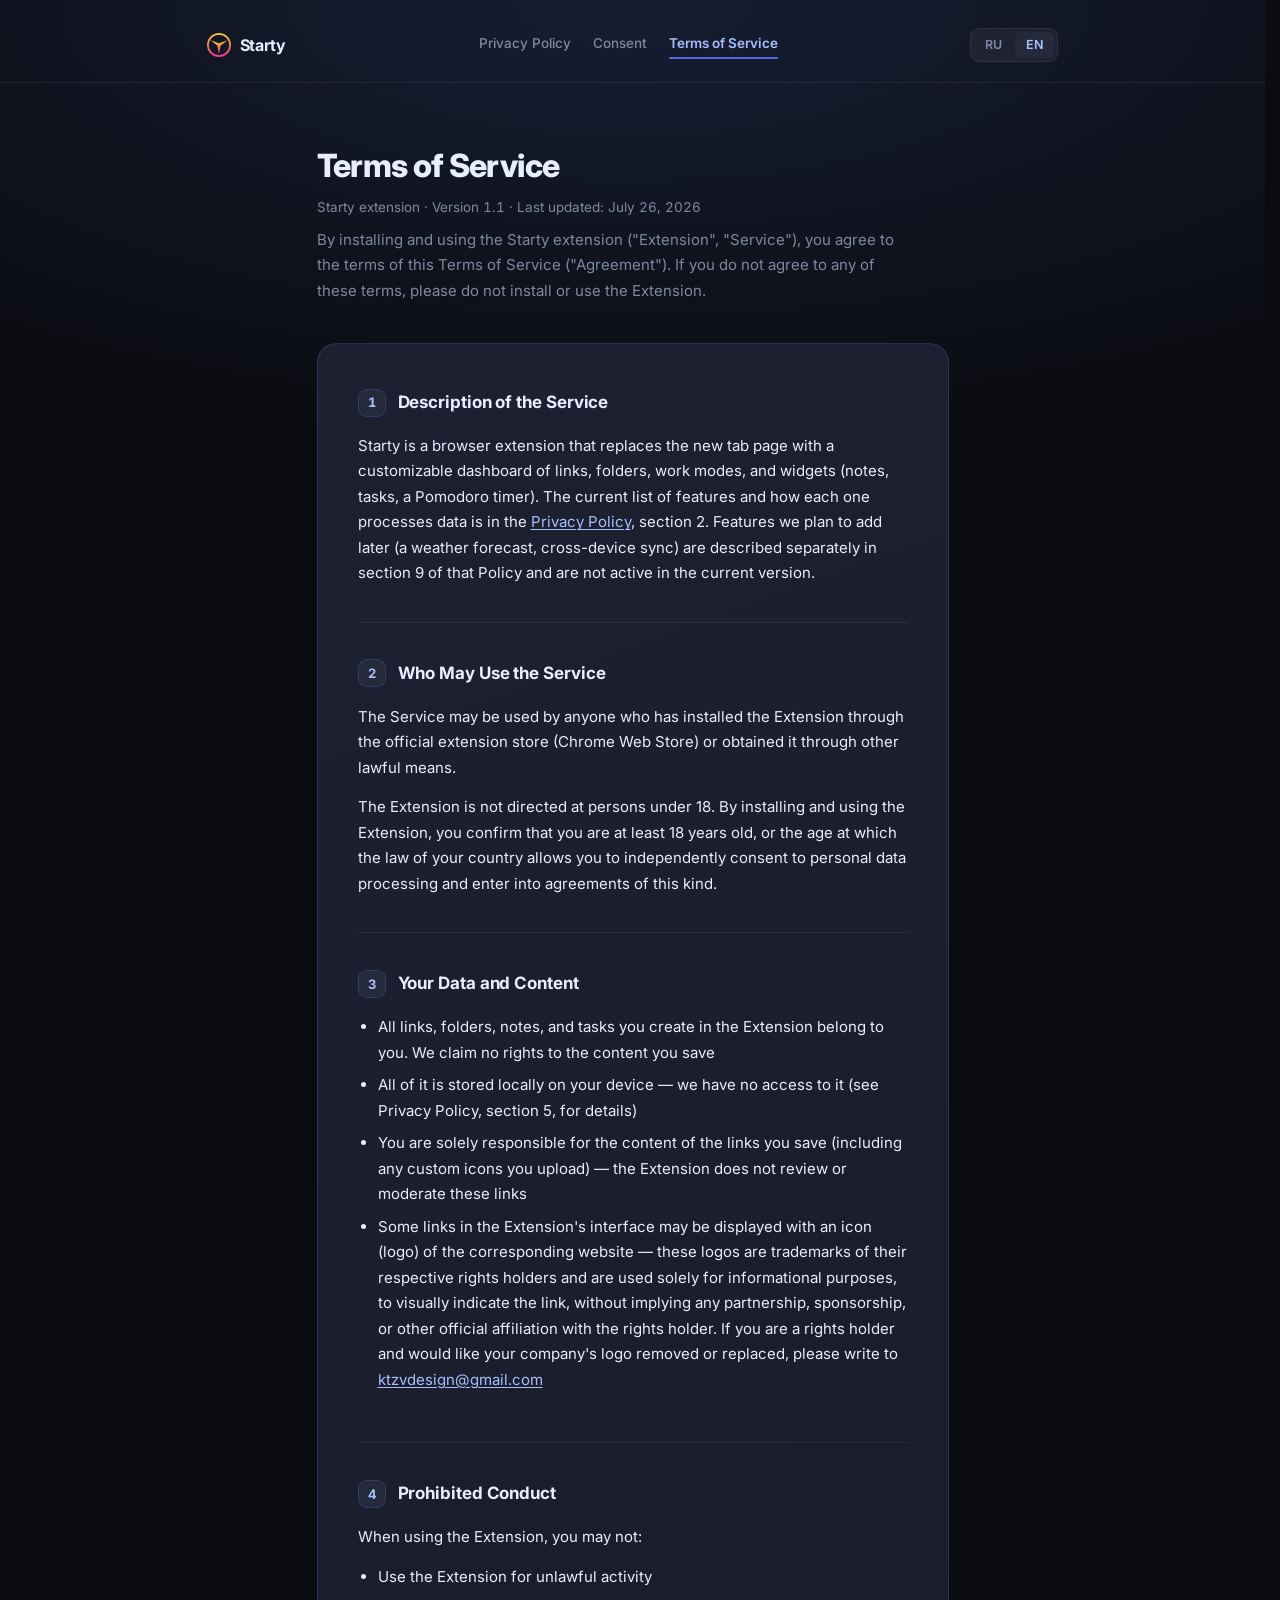
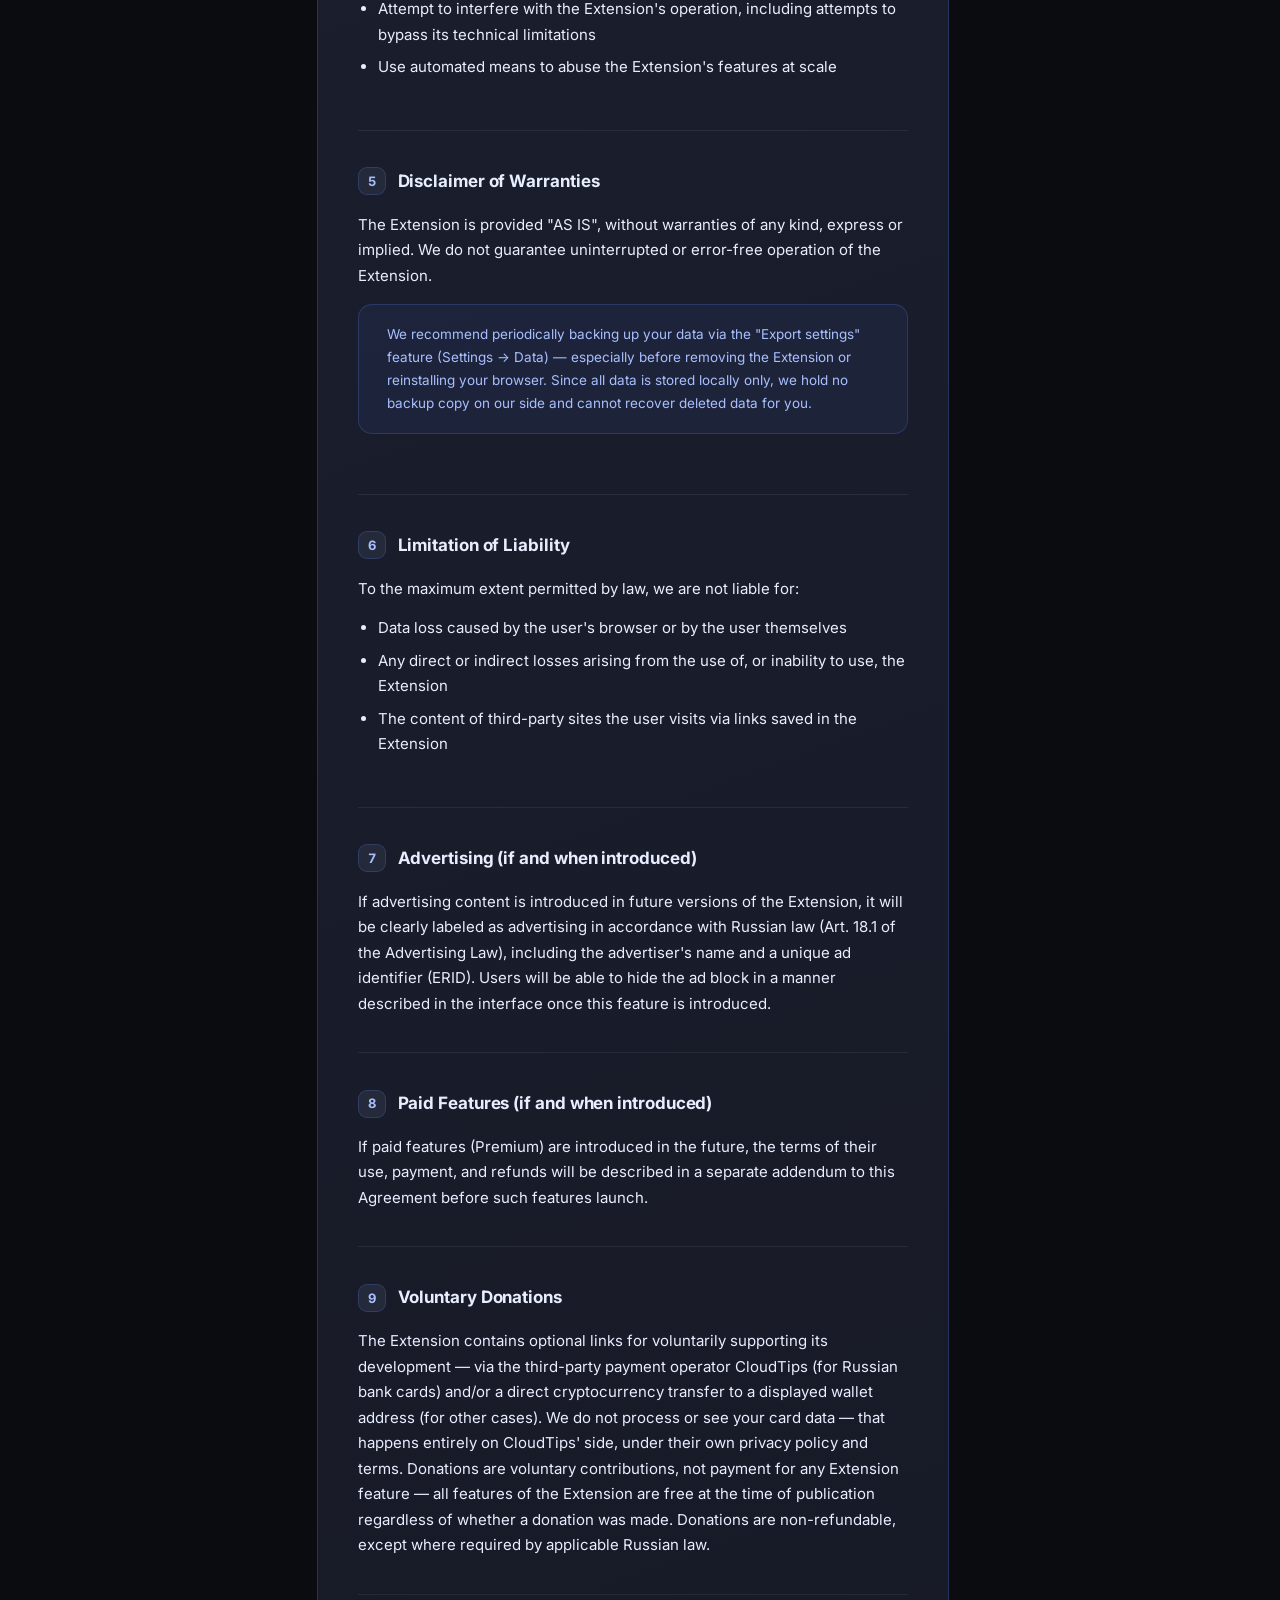
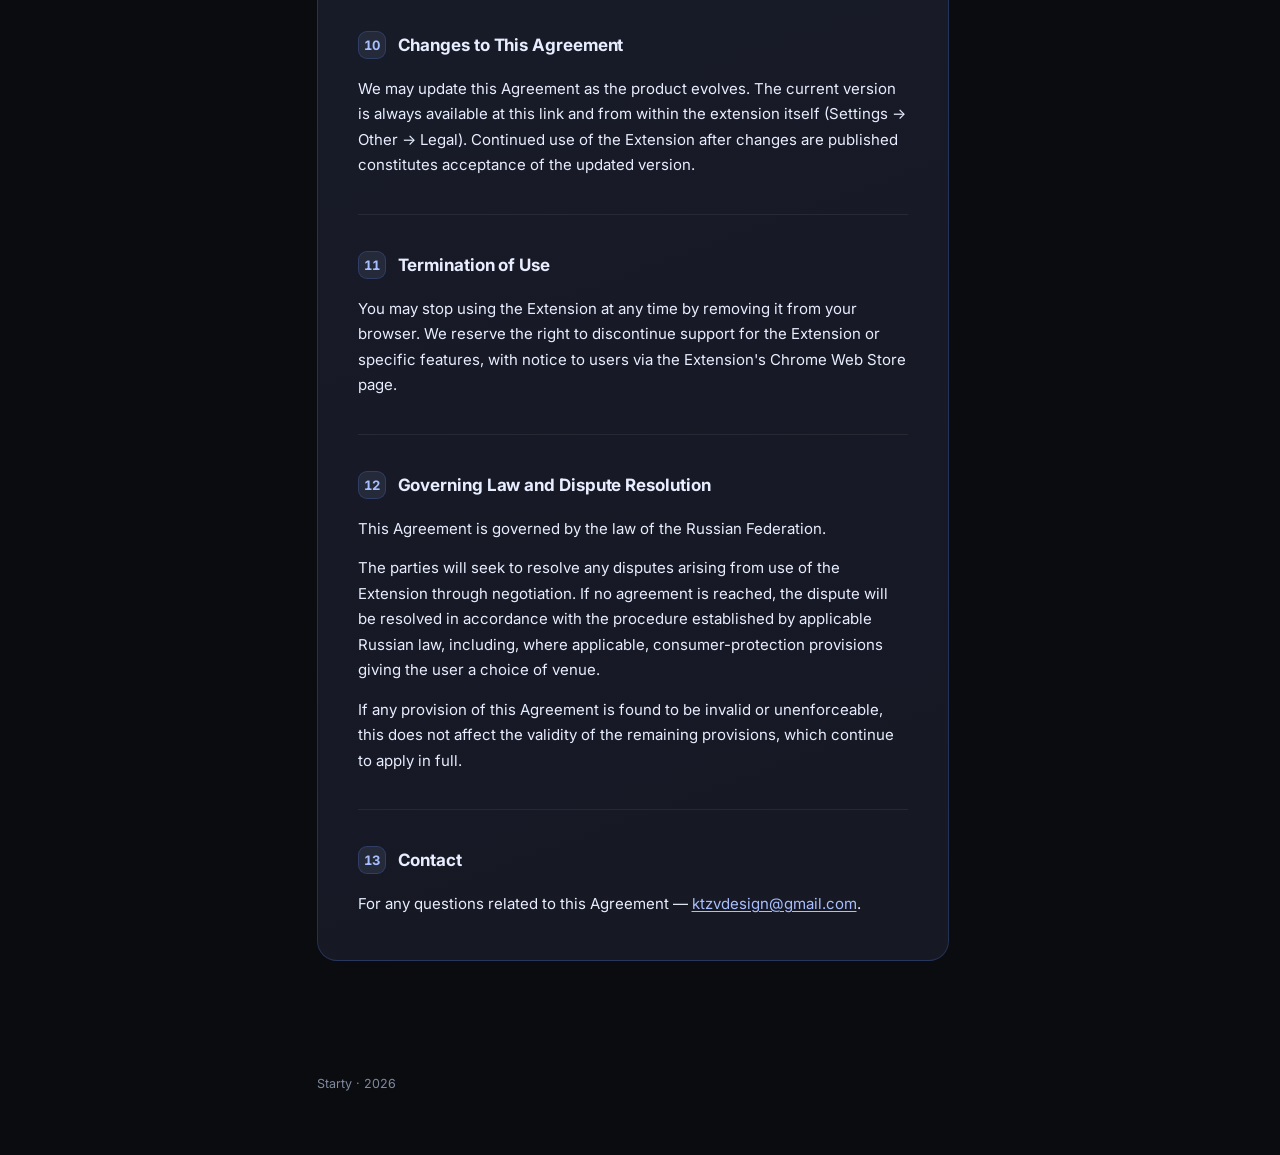
<file: terms-of-service.html>
<!DOCTYPE html>
<html lang="ru" data-lang="ru">
<head>
<meta charset="UTF-8">
<meta name="viewport" content="width=device-width, initial-scale=1.0">
<title>Пользовательское соглашение — Starty / Terms of Service — Starty</title>
<link rel="stylesheet" href="style.css">
<link rel="icon" type="image/svg+xml" href="[data-uri]">
<script>
(function(){
  var saved;
  try{saved=localStorage.getItem('starty_legal_lang');}catch(e){}
  var lang=(saved==='ru'||saved==='en')?saved:(((navigator.language||'').toLowerCase().indexOf('ru')===0)?'ru':'en');
  document.documentElement.setAttribute('data-lang',lang);
})();
</script>
</head>
<body>
<nav>
  <div class="page">
    <a href="index.html" class="logo"><span class="logo-mark"><svg width="40" height="40" viewBox="0 0 40 40" fill="none" xmlns="http://www.w3.org/2000/svg">
<circle cx="20" cy="20" r="18.5" stroke="url(#paint0_linear_6612_1097)" stroke-width="3"/>
<path d="M22.5195 21.4404L20 36L17.4805 21.4404L6 12L20 17.1201L34 12L22.5195 21.4404Z" fill="url(#paint1_linear_6612_1097)"/>
<defs>
<linearGradient id="paint0_linear_6612_1097" x1="20" y1="0" x2="20" y2="40" gradientUnits="userSpaceOnUse">
<stop stop-color="#F9CD41"/>
<stop offset="0.500888" stop-color="#F37D4F"/>
<stop offset="1" stop-color="#F4339C"/>
</linearGradient>
<linearGradient id="paint1_linear_6612_1097" x1="20" y1="12" x2="20" y2="36" gradientUnits="userSpaceOnUse">
<stop stop-color="#F9CD41"/>
<stop offset="0.500888" stop-color="#F37D4F"/>
<stop offset="1" stop-color="#F4339C"/>
</linearGradient>
</defs>
</svg></span>Starty</a>
    <a href="privacy-policy.html" class="navlink"><span class="lang-ru">Политика ПДн</span><span class="lang-en">Privacy Policy</span></a>
    <a href="consent.html" class="navlink"><span class="lang-ru">Согласие</span><span class="lang-en">Consent</span></a>
    <a href="terms-of-service.html" class="navlink active"><span class="lang-ru">Пользовательское соглашение</span><span class="lang-en">Terms of Service</span></a>
    <div class="lang-toggle">
      <button type="button" data-lang="ru">RU</button>
      <button type="button" data-lang="en">EN</button>
    </div>
  </div>
</nav>
<div class="page">
  <div class="hero">
    <h1><span class="lang-ru">Пользовательское соглашение</span><span class="lang-en">Terms of Service</span></h1>
    <p class="meta"><span class="lang-ru">Расширение Starty · Версия 1.1 · Дата последнего обновления: 26 июля 2026 г.</span><span class="lang-en">Starty extension · Version 1.1 · Last updated: July 26, 2026</span></p>
  </div>

  <p style="max-width:600px;color:var(--muted);margin-bottom:40px" class="lang-ru">Устанавливая и используя расширение Starty («Расширение», «Сервис»), вы соглашаетесь с условиями настоящего Пользовательского соглашения («Соглашение»). Если вы не согласны с каким-либо из условий — пожалуйста, не устанавливайте и не используйте Расширение.</p>
  <p style="max-width:600px;color:var(--muted);margin-bottom:40px" class="lang-en">By installing and using the Starty extension ("Extension", "Service"), you agree to the terms of this Terms of Service ("Agreement"). If you do not agree to any of these terms, please do not install or use the Extension.</p>

  <div class="card">

    <div class="section">
      <div class="section-head"><div class="section-num">1</div><div class="section-body"><h2><span class="lang-ru">Описание сервиса</span><span class="lang-en">Description of the Service</span></h2></div></div>
      <p class="lang-ru">Starty — браузерное расширение, заменяющее страницу новой вкладки на настраиваемую панель со ссылками, папками, режимами работы и виджетами (заметки, задачи, помодоро-таймер). Актуальный список функций и то, как каждая из них обрабатывает данные, — в <a href="privacy-policy.html">Политике обработки персональных данных</a>, раздел 2. Функции, которые мы планируем добавить позже (прогноз погоды, синхронизация между устройствами), описаны отдельно в разделе 9 той же Политики и в текущей версии не работают.</p>
      <p class="lang-en">Starty is a browser extension that replaces the new tab page with a customizable dashboard of links, folders, work modes, and widgets (notes, tasks, a Pomodoro timer). The current list of features and how each one processes data is in the <a href="privacy-policy.html">Privacy Policy</a>, section 2. Features we plan to add later (a weather forecast, cross-device sync) are described separately in section 9 of that Policy and are not active in the current version.</p>
    </div>

    <div class="section">
      <div class="section-head"><div class="section-num">2</div><div class="section-body"><h2><span class="lang-ru">Кто может пользоваться</span><span class="lang-en">Who May Use the Service</span></h2></div></div>
      <p class="lang-ru">Сервисом может пользоваться любой человек, установивший Расширение через официальный магазин расширений (Chrome Web Store) или получивший его иным законным путём.</p>
      <p class="lang-en">The Service may be used by anyone who has installed the Extension through the official extension store (Chrome Web Store) or obtained it through other lawful means.</p>
      <p class="lang-ru">Расширение не адресовано лицам младше 18 лет. Устанавливая и используя Расширение, вы подтверждаете, что вам исполнилось 18 лет, либо возраст, начиная с которого законодательство вашей страны позволяет вам самостоятельно давать согласие на обработку персональных данных и заключать подобные соглашения.</p>
      <p class="lang-en">The Extension is not directed at persons under 18. By installing and using the Extension, you confirm that you are at least 18 years old, or the age at which the law of your country allows you to independently consent to personal data processing and enter into agreements of this kind.</p>
    </div>

    <div class="section">
      <div class="section-head"><div class="section-num">3</div><div class="section-body"><h2><span class="lang-ru">Ваши данные и контент</span><span class="lang-en">Your Data and Content</span></h2></div></div>
      <ul class="lang-ru">
        <li>Все ссылки, папки, заметки и задачи, которые вы создаёте в Расширении — принадлежат вам. Мы не заявляем никаких прав на содержимое, которое вы сохраняете</li>
        <li>Всё это хранится локально на вашем устройстве — у нас нет к этому доступа (подробнее — Политика обработки персональных данных, раздел 5)</li>
        <li>Вы несёте единоличную ответственность за содержимое ссылок, которые вы сохраняете (в том числе за загруженные вами кастомные иконки) — Расширение не проверяет и не модерирует эти ссылки</li>
        <li>Некоторые ссылки в интерфейсе Расширения могут отображаться со значком (логотипом) соответствующего сайта — эти логотипы являются товарными знаками их правообладателей и используются исключительно в информационных целях, для визуального обозначения ссылки, без утверждения о партнёрстве, спонсорстве или иной официальной связи с правообладателем. Если вы правообладатель и хотите, чтобы логотип вашей компании был удалён или заменён, напишите на <a href="mailto:ktzvdesign@gmail.com">ktzvdesign@gmail.com</a></li>
      </ul>
      <ul class="lang-en">
        <li>All links, folders, notes, and tasks you create in the Extension belong to you. We claim no rights to the content you save</li>
        <li>All of it is stored locally on your device — we have no access to it (see Privacy Policy, section 5, for details)</li>
        <li>You are solely responsible for the content of the links you save (including any custom icons you upload) — the Extension does not review or moderate these links</li>
        <li>Some links in the Extension's interface may be displayed with an icon (logo) of the corresponding website — these logos are trademarks of their respective rights holders and are used solely for informational purposes, to visually indicate the link, without implying any partnership, sponsorship, or other official affiliation with the rights holder. If you are a rights holder and would like your company's logo removed or replaced, please write to <a href="mailto:ktzvdesign@gmail.com">ktzvdesign@gmail.com</a></li>
      </ul>
    </div>

    <div class="section">
      <div class="section-head"><div class="section-num">4</div><div class="section-body"><h2><span class="lang-ru">Что запрещено</span><span class="lang-en">Prohibited Conduct</span></h2></div></div>
      <p class="lang-ru">При использовании Расширения запрещается:</p>
      <p class="lang-en">When using the Extension, you may not:</p>
      <ul class="lang-ru">
        <li>Использовать Расширение для незаконной деятельности</li>
        <li>Пытаться вмешаться в работу Расширения, включая попытки обхода технических ограничений</li>
        <li>Использовать автоматизированные средства для массового злоупотребления функциями Расширения</li>
      </ul>
      <ul class="lang-en">
        <li>Use the Extension for unlawful activity</li>
        <li>Attempt to interfere with the Extension's operation, including attempts to bypass its technical limitations</li>
        <li>Use automated means to abuse the Extension's features at scale</li>
      </ul>
    </div>

    <div class="section">
      <div class="section-head"><div class="section-num">5</div><div class="section-body"><h2><span class="lang-ru">Отказ от гарантий</span><span class="lang-en">Disclaimer of Warranties</span></h2></div></div>
      <p class="lang-ru">Расширение предоставляется «как есть» (AS IS), без каких-либо гарантий, явных или подразумеваемых. Мы не гарантируем бесперебойную и безошибочную работу Расширения.</p>
      <p class="lang-en">The Extension is provided "AS IS", without warranties of any kind, express or implied. We do not guarantee uninterrupted or error-free operation of the Extension.</p>
      <div class="callout lang-ru">Мы рекомендуем периодически делать резервную копию ваших данных через функцию «Экспорт настроек» (Настройки → Данные) — особенно перед удалением Расширения или переустановкой браузера. Поскольку все данные хранятся только локально, у нас нет резервной копии на своей стороне, и восстановить удалённые данные мы не можем.</div>
      <div class="callout lang-en">We recommend periodically backing up your data via the "Export settings" feature (Settings → Data) — especially before removing the Extension or reinstalling your browser. Since all data is stored locally only, we hold no backup copy on our side and cannot recover deleted data for you.</div>
    </div>

    <div class="section">
      <div class="section-head"><div class="section-num">6</div><div class="section-body"><h2><span class="lang-ru">Ограничение ответственности</span><span class="lang-en">Limitation of Liability</span></h2></div></div>
      <p class="lang-ru">В максимально допустимой законом степени мы не несём ответственности за:</p>
      <p class="lang-en">To the maximum extent permitted by law, we are not liable for:</p>
      <ul class="lang-ru">
        <li>Потерю данных, произошедшую по вине браузера пользователя или самого пользователя</li>
        <li>Любые прямые или косвенные убытки, возникшие в результате использования или невозможности использования Расширения</li>
        <li>Содержимое сторонних сайтов, на которые пользователь переходит по сохранённым в Расширении ссылкам</li>
      </ul>
      <ul class="lang-en">
        <li>Data loss caused by the user's browser or by the user themselves</li>
        <li>Any direct or indirect losses arising from the use of, or inability to use, the Extension</li>
        <li>The content of third-party sites the user visits via links saved in the Extension</li>
      </ul>
    </div>

    <div class="section">
      <div class="section-head"><div class="section-num">7</div><div class="section-body"><h2><span class="lang-ru">Реклама (если/когда появится)</span><span class="lang-en">Advertising (if and when introduced)</span></h2></div></div>
      <p class="lang-ru">Если в будущих версиях Расширения появится рекламный контент — он будет явно промаркирован как реклама в соответствии с требованиями законодательства РФ (ст. 18.1 закона «О рекламе»), с указанием рекламодателя и уникального идентификатора рекламы (ERID). Пользователь сможет скрыть рекламный блок способом, который будет описан в интерфейсе на момент появления этой функции.</p>
      <p class="lang-en">If advertising content is introduced in future versions of the Extension, it will be clearly labeled as advertising in accordance with Russian law (Art. 18.1 of the Advertising Law), including the advertiser's name and a unique ad identifier (ERID). Users will be able to hide the ad block in a manner described in the interface once this feature is introduced.</p>
    </div>

    <div class="section">
      <div class="section-head"><div class="section-num">8</div><div class="section-body"><h2><span class="lang-ru">Платные функции (если/когда появятся)</span><span class="lang-en">Paid Features (if and when introduced)</span></h2></div></div>
      <p class="lang-ru">Если в будущем появятся платные функции (Premium) — условия их использования, оплаты и возврата средств будут описаны отдельным дополнением к этому Соглашению до момента запуска таких функций.</p>
      <p class="lang-en">If paid features (Premium) are introduced in the future, the terms of their use, payment, and refunds will be described in a separate addendum to this Agreement before such features launch.</p>
    </div>

    <div class="section">
      <div class="section-head"><div class="section-num">9</div><div class="section-body"><h2><span class="lang-ru">Добровольные пожертвования (донаты)</span><span class="lang-en">Voluntary Donations</span></h2></div></div>
      <p class="lang-ru">Расширение содержит необязательные ссылки для добровольной поддержки разработки — через стороннего оператора платежей CloudTips (для карт РФ) и/или прямой перевод криптовалюты на указанный кошелёк (для остальных случаев). Мы не обрабатываем и не видим данные вашей карты — это происходит целиком на стороне CloudTips, в соответствии с их собственной политикой конфиденциальности и офертой. Донаты являются добровольными пожертвованиями, а не оплатой каких-либо функций Расширения — все функции Расширения на момент публикации бесплатны независимо от того, был ли сделан донат. Пожертвования не подлежат возврату, за исключением случаев, прямо предусмотренных законодательством РФ.</p>
      <p class="lang-en">The Extension contains optional links for voluntarily supporting its development — via the third-party payment operator CloudTips (for Russian bank cards) and/or a direct cryptocurrency transfer to a displayed wallet address (for other cases). We do not process or see your card data — that happens entirely on CloudTips' side, under their own privacy policy and terms. Donations are voluntary contributions, not payment for any Extension feature — all features of the Extension are free at the time of publication regardless of whether a donation was made. Donations are non-refundable, except where required by applicable Russian law.</p>
    </div>

    <div class="section">
      <div class="section-head"><div class="section-num">10</div><div class="section-body"><h2><span class="lang-ru">Изменения в Соглашении</span><span class="lang-en">Changes to This Agreement</span></h2></div></div>
      <p class="lang-ru">Мы можем обновлять это Соглашение по мере развития продукта. Актуальная версия всегда доступна по этой ссылке и из самого расширения (Настройки → Прочее → Правовая информация). Продолжение использования Расширения после публикации изменений означает согласие с обновлённой версией.</p>
      <p class="lang-en">We may update this Agreement as the product evolves. The current version is always available at this link and from within the extension itself (Settings → Other → Legal). Continued use of the Extension after changes are published constitutes acceptance of the updated version.</p>
    </div>

    <div class="section">
      <div class="section-head"><div class="section-num">11</div><div class="section-body"><h2><span class="lang-ru">Прекращение использования</span><span class="lang-en">Termination of Use</span></h2></div></div>
      <p class="lang-ru">Вы можете прекратить использование Расширения в любой момент, удалив его из браузера. Мы оставляем за собой право прекратить поддержку Расширения или отдельных его функций с уведомлением пользователей через страницу Расширения в Chrome Web Store.</p>
      <p class="lang-en">You may stop using the Extension at any time by removing it from your browser. We reserve the right to discontinue support for the Extension or specific features, with notice to users via the Extension's Chrome Web Store page.</p>
    </div>

    <div class="section">
      <div class="section-head"><div class="section-num">12</div><div class="section-body"><h2><span class="lang-ru">Применимое право и разрешение споров</span><span class="lang-en">Governing Law and Dispute Resolution</span></h2></div></div>
      <p class="lang-ru">Настоящее Соглашение регулируется законодательством Российской Федерации.</p>
      <p class="lang-en">This Agreement is governed by the law of the Russian Federation.</p>
      <p class="lang-ru">Стороны стремятся разрешать споры, возникающие в связи с использованием Расширения, путём переговоров. При недостижении согласия — спор подлежит рассмотрению в порядке, установленном действующим законодательством РФ, включая, если применимо, положения законодательства о защите прав потребителей о праве пользователя на выбор территориальной подсудности.</p>
      <p class="lang-en">The parties will seek to resolve any disputes arising from use of the Extension through negotiation. If no agreement is reached, the dispute will be resolved in accordance with the procedure established by applicable Russian law, including, where applicable, consumer-protection provisions giving the user a choice of venue.</p>
      <p class="lang-ru">Если какое-либо положение настоящего Соглашения будет признано недействительным или не имеющим силы, это не затрагивает действительность остальных положений — они продолжают действовать в полном объёме.</p>
      <p class="lang-en">If any provision of this Agreement is found to be invalid or unenforceable, this does not affect the validity of the remaining provisions, which continue to apply in full.</p>
    </div>

    <div class="section">
      <div class="section-head"><div class="section-num">13</div><div class="section-body"><h2><span class="lang-ru">Контакты</span><span class="lang-en">Contact</span></h2></div></div>
      <p class="lang-ru">По всем вопросам, связанным с настоящим Соглашением — <a href="mailto:ktzvdesign@gmail.com">ktzvdesign@gmail.com</a>.</p>
      <p class="lang-en">For any questions related to this Agreement — <a href="mailto:ktzvdesign@gmail.com">ktzvdesign@gmail.com</a>.</p>
    </div>

  </div>
</div>
<footer><div class="page">Starty · 2026</div></footer>
<script src="lang-toggle.js"></script>
</body>
</html>
</file>
<file: style.css>
@import url('https://fonts.googleapis.com/css2?family=Inter:wght@400;500;600;700;800&display=swap');

:root{
  --bg:#0B0C10;
  --tile-top:#1C2030;
  --tile-bot:#161824;
  --surface3:#252A3A;
  --text:#E8EEFF;
  --text2:#A8BFFF;
  --muted:#7F899E;
  --accent:#4971D8;
  --accent-hover:#5C82E8;
  --border:rgba(255,255,255,0.07);
  --border2:rgba(79,122,232,0.25);
}
*{box-sizing:border-box}
html{scroll-behavior:smooth;scrollbar-gutter:stable}
body{
  margin:0;
  font-family:'Inter',-apple-system,BlinkMacSystemFont,"Segoe UI",Roboto,sans-serif;
  background:
    radial-gradient(ellipse 90% 50% at 50% 0%, rgba(79,122,232,0.16) 0%, transparent 100%),
    var(--bg);
  background-attachment:fixed;
  color:var(--text);
  line-height:1.7;
  font-size:16px;
  -webkit-font-smoothing:antialiased;
  min-height:100vh;
}

/* ── Единый центрированный контейнер на всю страницу — заголовок, мета,
   разделы — всё внутри ОДНОГО .page, без вложенных контейнеров разной
   ширины с независимым центрированием (это и съезжало раньше) ── */
.page{max-width:680px;margin:0 auto;padding:0 24px}

/* ── Nav — шире основной колонки контента (680px), чтобы полные названия
   всех документов помещались в одну строку с комфортным запасом, а не
   впритык — раньше подсчёт по ширине показывал, что полный текст едва
   помещается в 680px, из-за чего перенос срабатывал непредсказуемо в
   зависимости от точной ширины окна ── */
nav .page{
  max-width:900px;
  padding-top:28px;padding-bottom:20px;
  display:flex;gap:22px;align-items:center;flex-wrap:nowrap;
}
nav{border-bottom:1px solid var(--border)}
.logo{
  display:flex;align-items:center;gap:9px;margin-right:auto;flex-shrink:0;
  font-weight:700;font-size:16px;color:var(--text);letter-spacing:-0.01em;
  text-decoration:none;
}
.logo-mark{
  width:24px;height:24px;flex-shrink:0;
  display:flex;align-items:center;justify-content:center;
}
.logo-mark svg{width:100%;height:100%;display:block}
nav a.navlink{
  position:relative;color:var(--muted);text-decoration:none;
  font-size:13.5px;font-weight:500;padding-bottom:4px;white-space:nowrap;
  transition:color .15s ease;
}
nav a.navlink::after{
  content:'';position:absolute;left:0;right:100%;bottom:0;height:1.5px;
  background:var(--accent);border-radius:1px;transition:right .25s cubic-bezier(.4,0,.2,1);
}
nav a.navlink:hover{color:var(--text)}
nav a.navlink:hover::after{right:0}
nav a.navlink.active{color:var(--text2);font-weight:600}
nav a.navlink.active::after{right:0}

/* ── Header ── */
.hero{padding:64px 0 8px}
h1{
  font-weight:800;font-size:32px;
  letter-spacing:-0.02em;margin:0 0 10px;line-height:1.2;
  color:var(--text);
}
.meta{color:var(--muted);font-size:13.5px;margin:0 0 48px;font-variant-numeric:tabular-nums}

/* ── Документ как одна карточка, как виджет самого продукта ── */
.card{
  background:linear-gradient(160deg,var(--tile-top) 0%,var(--tile-bot) 100%);
  border:1px solid var(--border2);
  border-radius:20px;
  padding:8px 40px;
  margin-bottom:80px;
}

.section{padding:36px 0}
.section + .section{border-top:1px solid var(--border)}

.section-head{display:flex;align-items:center;gap:12px;margin-bottom:16px}
.section-num{
  width:28px;height:28px;border-radius:9px;flex-shrink:0;
  background:var(--surface3);border:1px solid var(--border2);
  display:flex;align-items:center;justify-content:center;
  font-weight:700;font-size:13px;color:var(--text2);
  font-variant-numeric:tabular-nums;
}
.section-body h2{
  font-weight:700;font-size:17px;margin:0;letter-spacing:-0.005em;color:var(--text);
}

p{margin:0 0 14px;font-size:15px;color:var(--text)}
p:last-child{margin-bottom:0}
strong{font-weight:600;color:var(--text2)}
ul,ol{margin:0 0 14px;padding-left:20px;font-size:15px}
li{margin-bottom:7px;color:var(--text)}
li:last-child{margin-bottom:0}
code{
  font-family:ui-monospace,"SF Mono",Consolas,monospace;font-size:0.86em;
  background:rgba(255,255,255,0.06);color:var(--text2);padding:2px 6px;border-radius:5px;
}
a{color:var(--text2);text-decoration-thickness:1px;text-underline-offset:2px}
a:hover{color:var(--accent-hover)}

table{width:100%;border-collapse:collapse;margin:8px 0 18px;font-size:13px;background:rgba(0,0,0,0.15);border-radius:12px;overflow:hidden;border:1px solid var(--border)}
th,td{text-align:left;padding:12px 14px;border-bottom:1px solid var(--border);vertical-align:top}
th{font-weight:600;color:var(--text2);font-size:10.5px;text-transform:uppercase;letter-spacing:0.05em;background:rgba(255,255,255,0.03)}
tr:last-child td{border-bottom:none}

.callout{
  background:rgba(79,122,232,0.08);border:1px solid var(--border2);
  border-radius:14px;padding:18px 28px;font-size:13.5px;color:var(--text2);margin:16px 0 24px;
}

footer{padding:32px 0 60px;font-size:12.5px;color:var(--muted)}

/* ── Index page ── */
.intro{max-width:480px;color:var(--muted);font-size:15.5px;margin-bottom:8px}
.doc-links{display:flex;flex-direction:column;gap:14px;margin-top:32px}
.doc-link{
  display:block;padding:22px 24px;
  background:linear-gradient(160deg,var(--tile-top) 0%,var(--tile-bot) 100%);
  border:1px solid var(--border2);border-radius:16px;
  text-decoration:none;color:var(--text);
  transition:border-color .18s ease;
}
.doc-link:hover{border-color:rgba(79,122,232,0.55)}
.doc-link-title{
  font-weight:700;font-size:16.5px;
  display:flex;align-items:center;justify-content:space-between;gap:12px;
  transition:color .18s ease;
}
.doc-link:hover .doc-link-title{color:var(--text2)}
.doc-link-title .arrow{color:var(--accent);transition:transform .2s ease;font-size:16px}
.doc-link:hover .doc-link-title .arrow{transform:translateX(4px)}
.doc-link-desc{color:var(--muted);font-size:13.5px;margin-top:6px}

/* ── Nav — на узких окнах переносим осознанно, в 2 ряда с центровкой,
   вместо того чтобы рисковать переполнением впритык на промежуточных
   ширинах между "полностью помещается" и "точно мобильный" ── */
@media (max-width:720px){
  nav .page{flex-wrap:wrap;row-gap:12px}
  .lang-toggle{margin-left:0;order:10}
}

/* ── Mobile ── */
@media (max-width:640px){
  .hero{padding:44px 0 4px}
  h1{font-size:25px}
  .card{padding:4px 20px;border-radius:16px}
  .callout{padding:14px 18px}
  .section{padding:28px 0}
}

@media (prefers-reduced-motion:reduce){
  html{scroll-behavior:auto}
  nav a.navlink::after,.doc-link-title .arrow,.doc-link{transition:none}
}

a:focus-visible,button:focus-visible{outline:2px solid var(--accent);outline-offset:2px}

/* ── Переключатель языка (RU/EN) — один URL для CWS, оба языка внутри ── */
html[data-lang="en"] .lang-ru{display:none!important}
html[data-lang="ru"] .lang-en{display:none!important}
.lang-toggle{
  display:flex;align-items:center;gap:2px;margin-left:auto;
  background:rgba(255,255,255,0.05);border:1px solid var(--border);border-radius:9px;padding:3px;
}
.lang-toggle button{
  background:none;border:none;color:var(--muted);font-size:12.5px;font-weight:600;
  padding:5px 11px;border-radius:6px;cursor:pointer;transition:all .15s ease;
  font-family:inherit;line-height:1.3;
}
.lang-toggle button.active{background:var(--surface3);color:var(--text2)}
.lang-toggle button:hover:not(.active){color:var(--text)}
</file>
